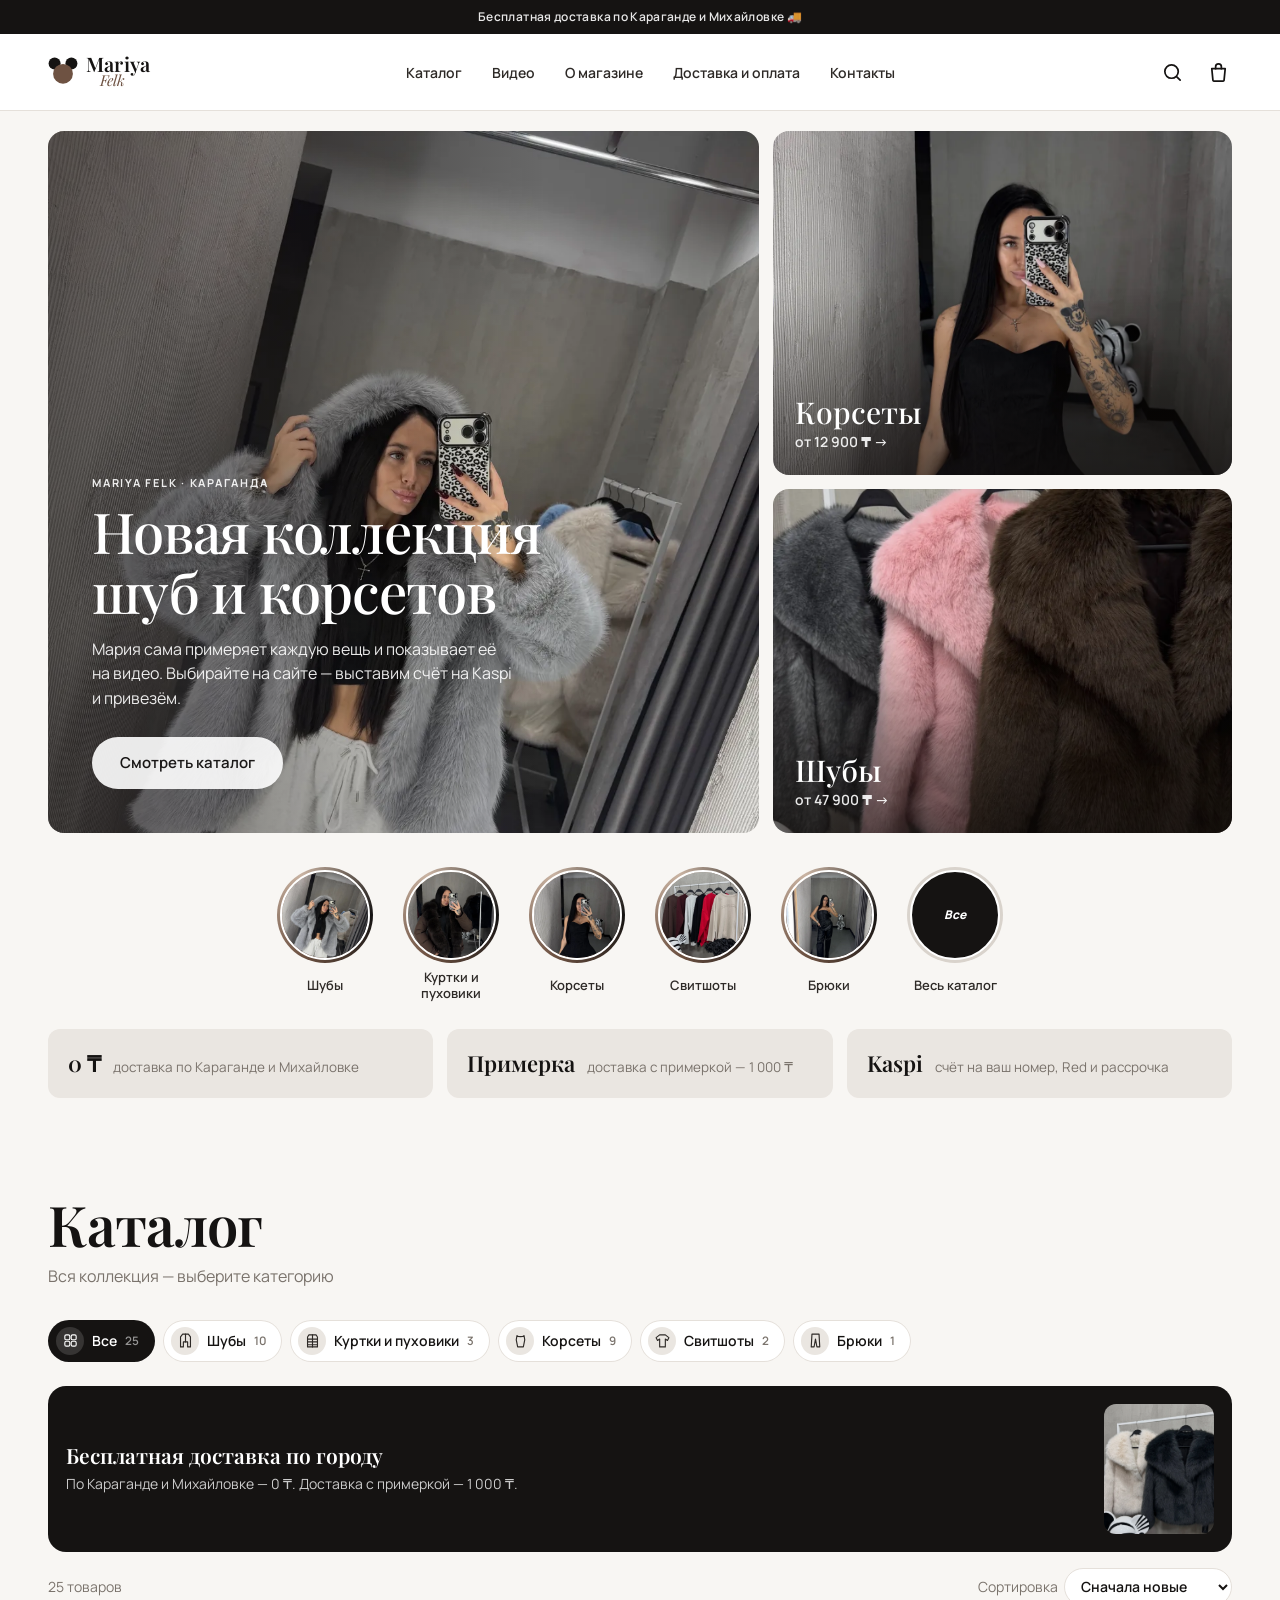
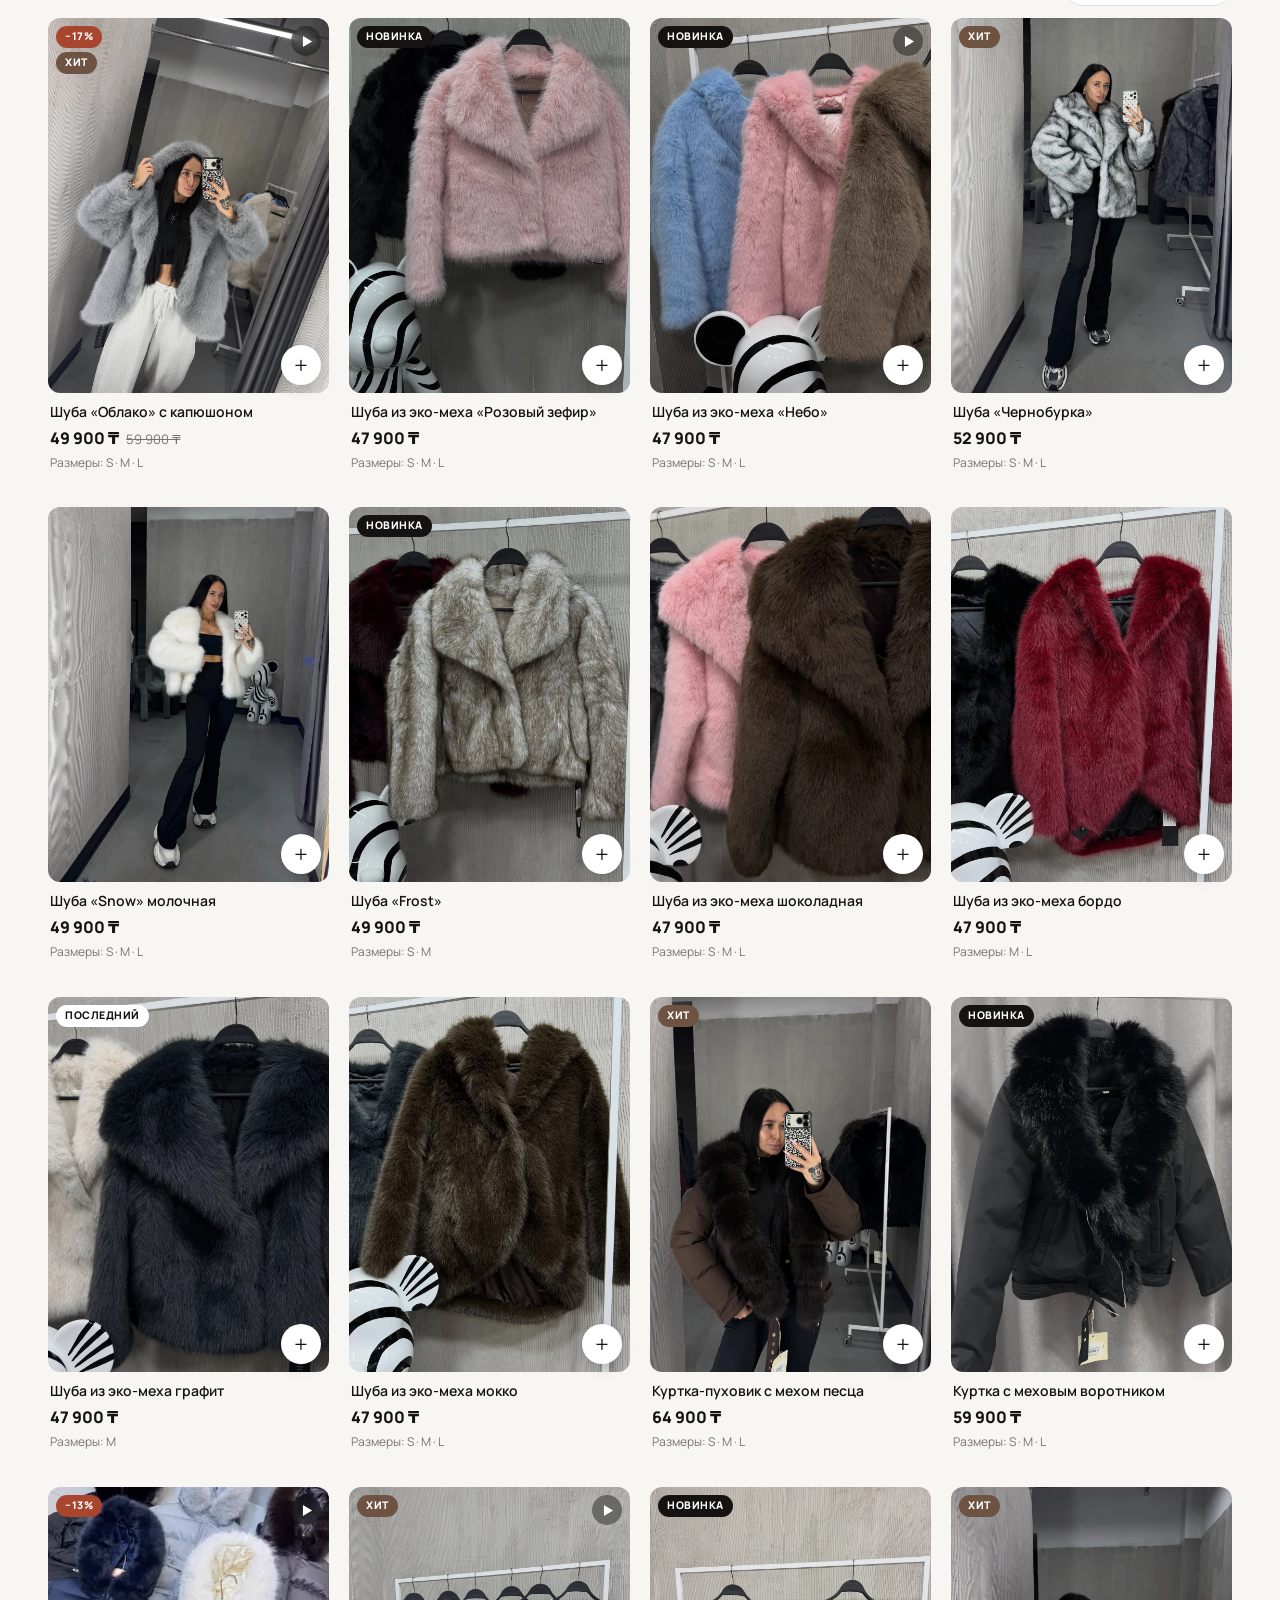
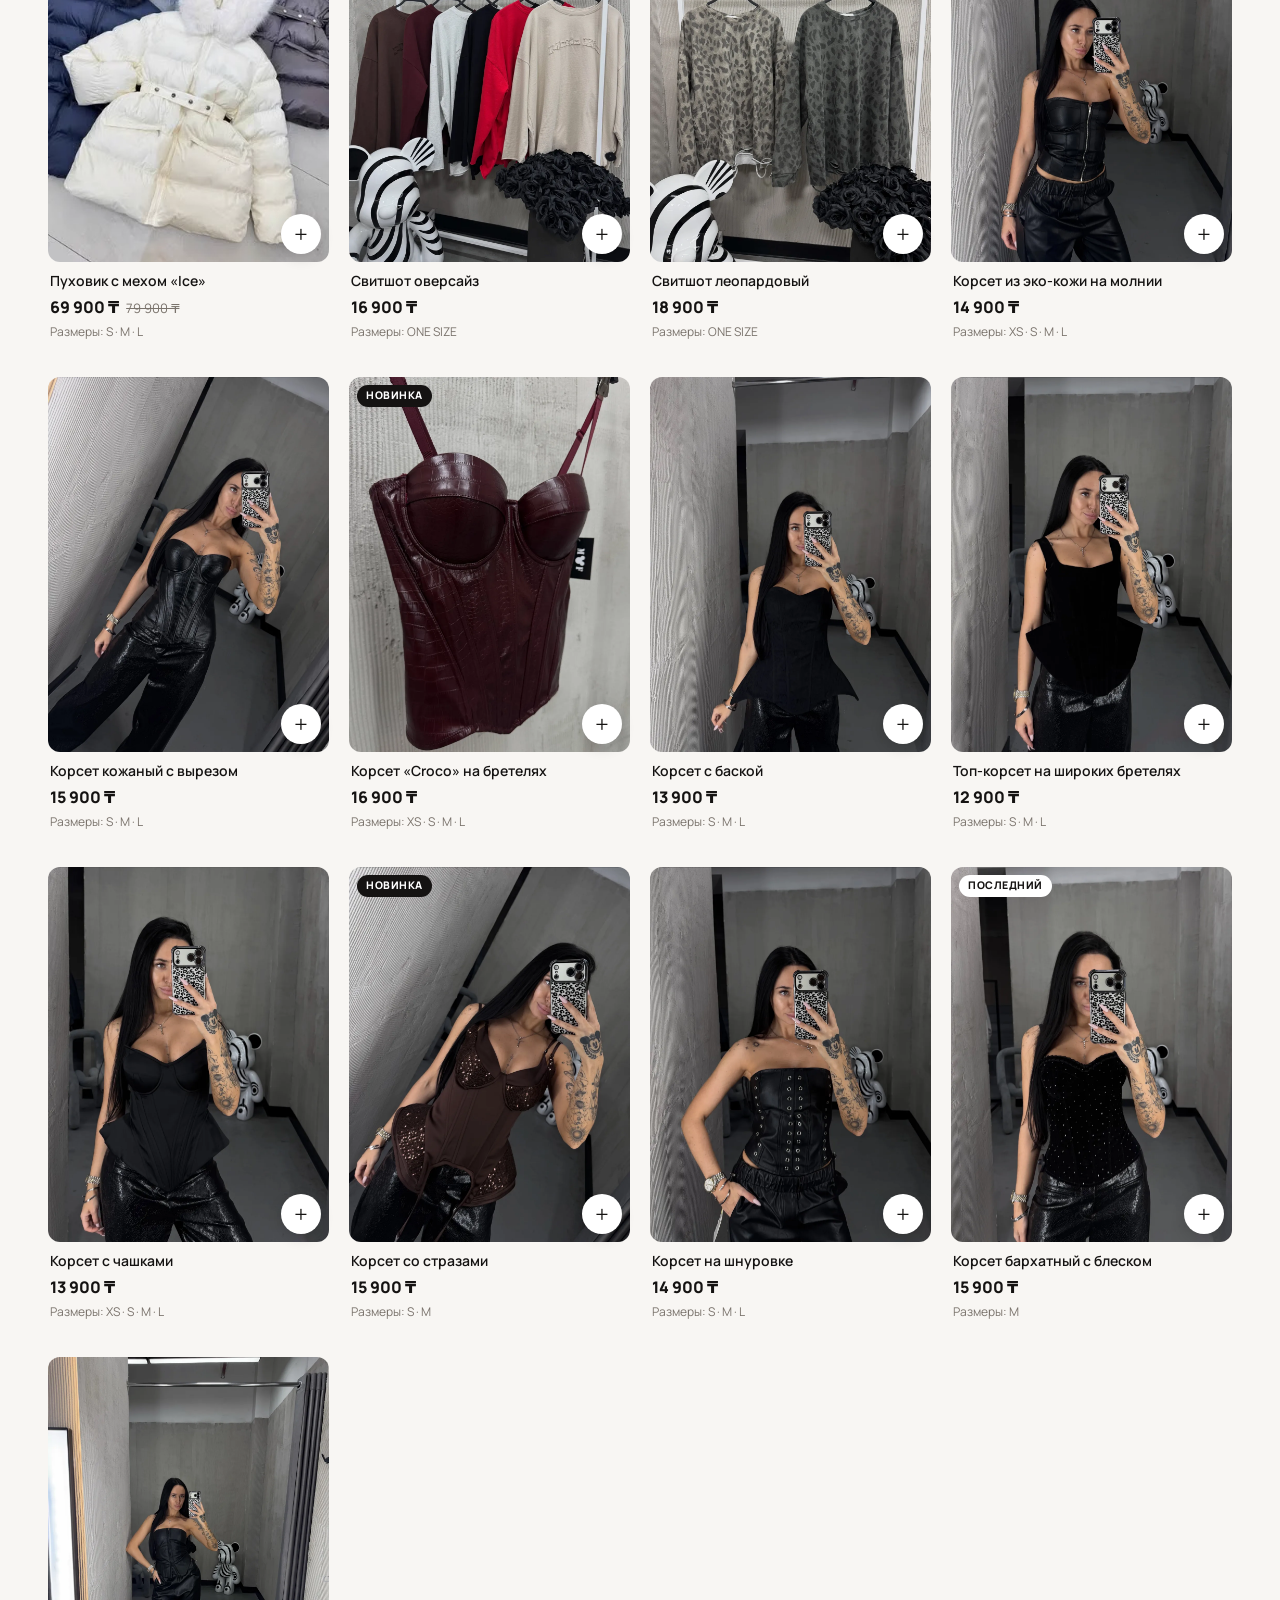
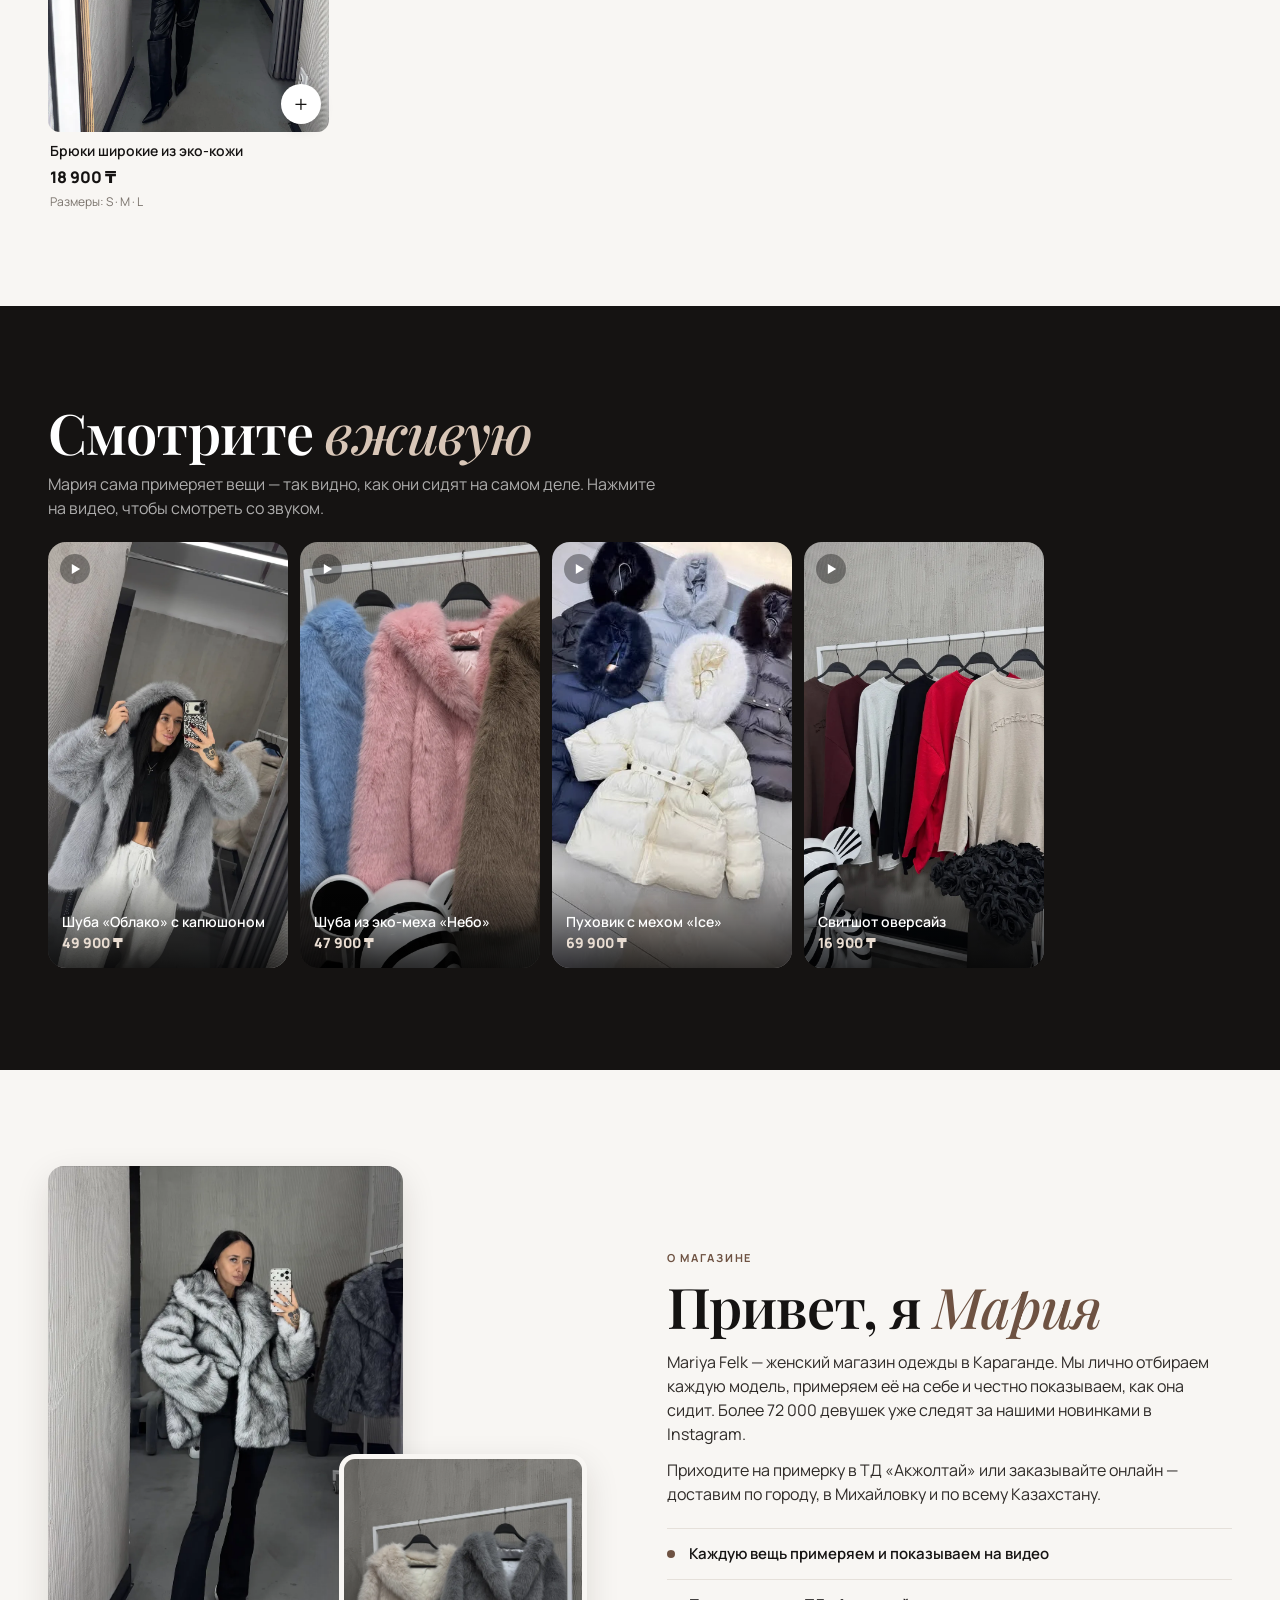
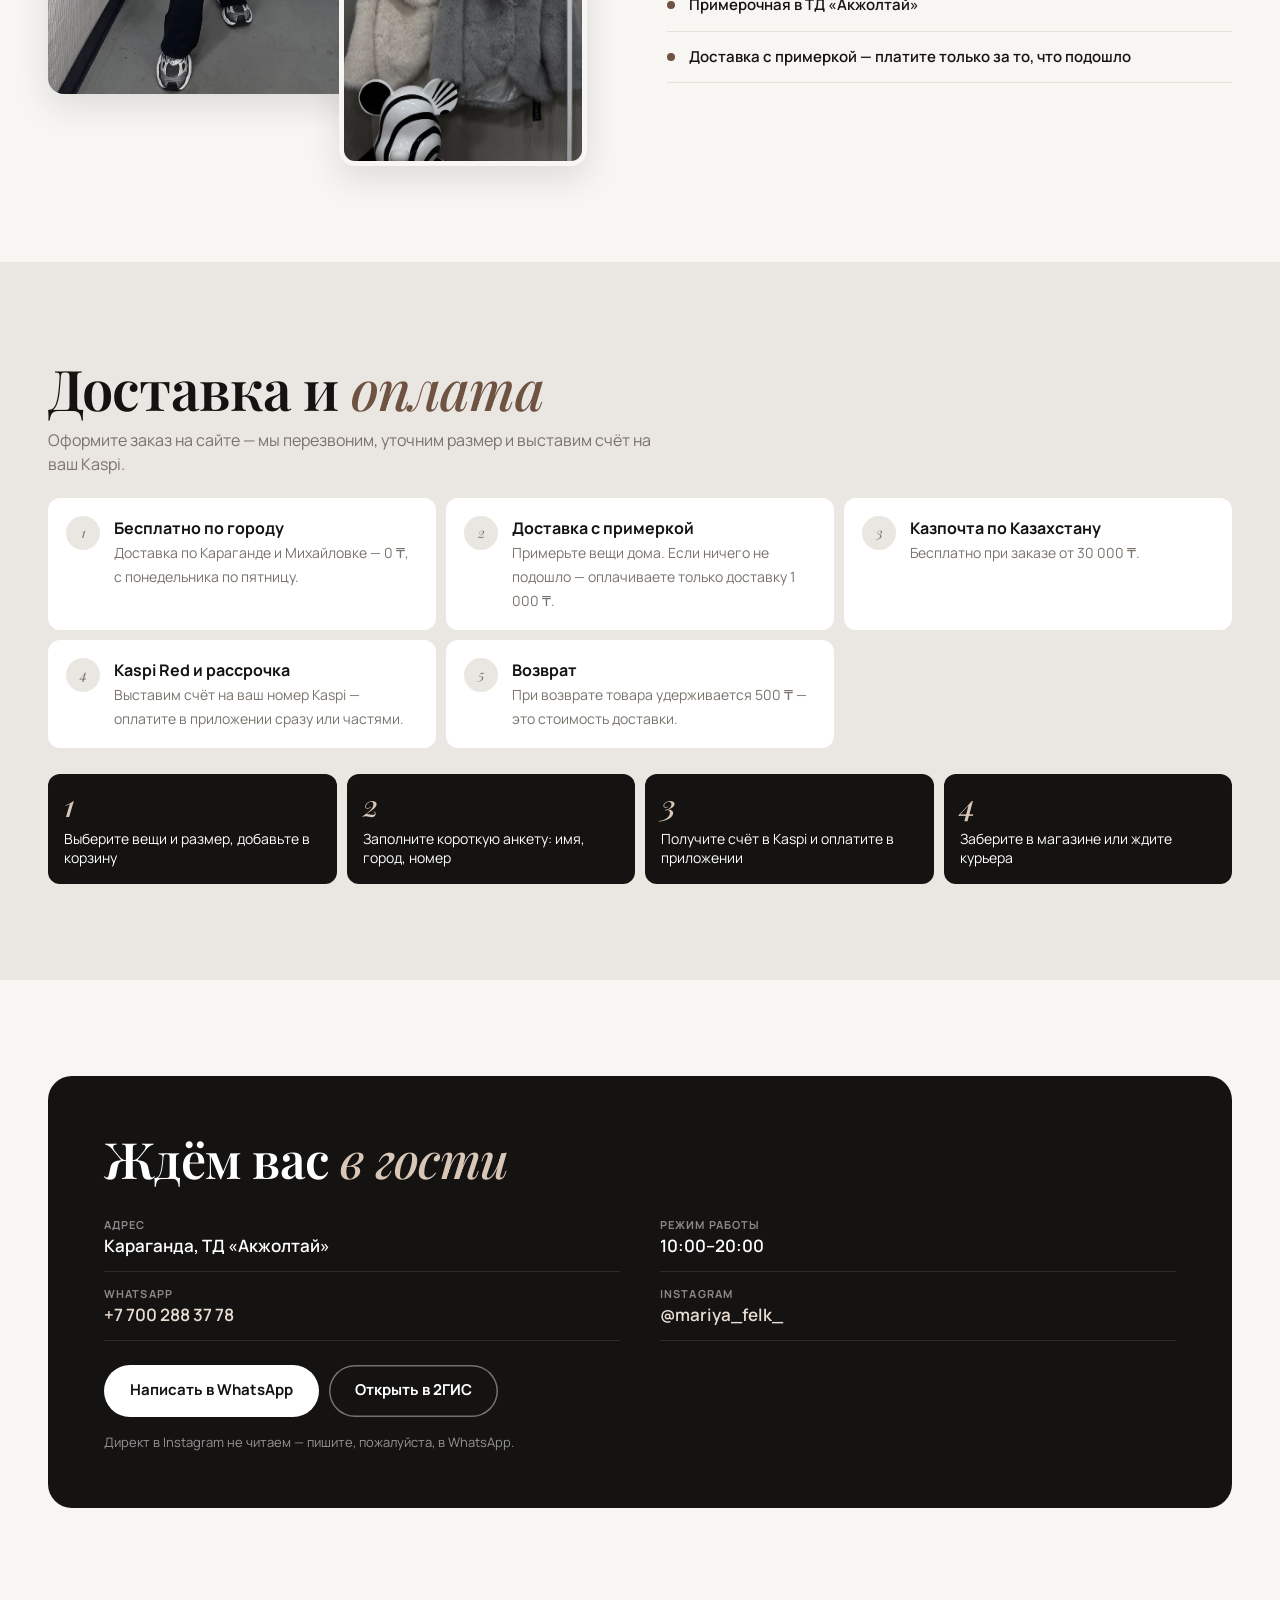
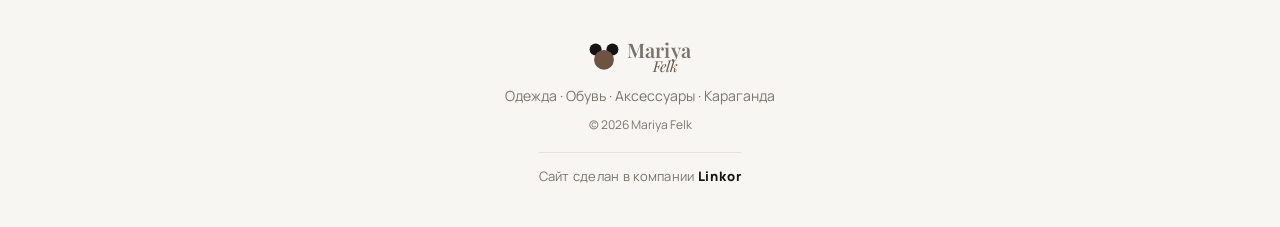
<file: index.html>
<!doctype html>
<html lang="ru">
<head>
<meta charset="utf-8">
<meta name="viewport" content="width=device-width, initial-scale=1, viewport-fit=cover">
<title>Mariya Felk — женская одежда в Караганде</title>
<meta name="description" content="Mariya Felk — женский магазин одежды в Караганде, ТД «Акжолтай». Шубы, куртки, корсеты, свитшоты. Доставка, Kaspi Red, рассрочка.">
<meta name="theme-color" content="#FFFFFF">
<meta property="og:title" content="Mariya Felk — женская одежда в Караганде">
<meta property="og:description" content="Шубы, корсеты, оверсайз. Бесплатная доставка по городу, Kaspi Red и рассрочка.">
<meta property="og:image" content="media/hq/hq-a1.webp">
<link rel="icon" href="data:image/svg+xml,%3Csvg xmlns='http://www.w3.org/2000/svg' viewBox='0 0 100 90'%3E%3Ccircle cx='22' cy='22' r='20' fill='%23111'/%3E%3Ccircle cx='78' cy='22' r='20' fill='%23111'/%3E%3Ccircle cx='50' cy='56' r='33' fill='%236E5242'/%3E%3C/svg%3E">
<link rel="preconnect" href="https://fonts.googleapis.com">
<link rel="preconnect" href="https://fonts.gstatic.com" crossorigin>
<link href="https://fonts.googleapis.com/css2?family=Manrope:wght@400;500;600;700;800&family=Playfair+Display:ital,wght@0,500;0,600;1,500&display=swap" rel="stylesheet">
<link rel="stylesheet" href="styles.css?v=3">
</head>
<body>

<div class="notice" id="notice">Бесплатная доставка по Караганде и Михайловке</div>

<header class="hdr" id="hdr">
  <div class="wrap hdr-in">
    <button class="ibtn menu-btn" id="menuBtn" aria-label="Меню"><svg viewBox="0 0 24 24" fill="none" stroke="currentColor" stroke-width="1.8" stroke-linecap="round"><path d="M4 7h16M4 12h16M4 17h10"/></svg></button>
    <a href="#top" class="hdr-logo" id="hdrLogo" aria-label="Mariya Felk — на главную"></a>
    <nav class="hdr-nav">
      <a href="#catalog">Каталог</a>
      <a href="#videos">Видео</a>
      <a href="#about">О магазине</a>
      <a href="#delivery">Доставка и оплата</a>
      <a href="#contacts">Контакты</a>
    </nav>
    <div class="hdr-act">
      <button class="ibtn" id="searchBtn" aria-label="Поиск"><svg viewBox="0 0 24 24" fill="none" stroke="currentColor" stroke-width="1.8" stroke-linecap="round"><circle cx="11" cy="11" r="7"/><path d="m20 20-3.5-3.5"/></svg></button>
      <button class="ibtn cart-btn" id="cartBtn" aria-label="Корзина">
        <svg viewBox="0 0 24 24" fill="none" stroke="currentColor" stroke-width="1.8" stroke-linejoin="round"><path d="M5 8h14l-1.2 12.2a1 1 0 0 1-1 .8H7.2a1 1 0 0 1-1-.8z"/><path d="M9 8V6a3 3 0 0 1 6 0v2" stroke-linecap="round"/></svg>
        <span class="cart-count" id="cartCount" hidden>0</span>
      </button>
    </div>
  </div>
  <div class="search" id="search" hidden>
    <div class="wrap"><input id="q" type="search" placeholder="Найти: шуба, корсет, свитшот…" autocomplete="off"><button class="search-x" id="searchX" aria-label="Закрыть поиск">✕</button></div>
  </div>
</header>

<!-- Меню на телефоне -->
<div class="menu" id="menu" hidden>
  <div class="modal-bg" data-menu-close></div>
  <nav class="menu-box" aria-label="Меню">
    <div class="menu-h"><span id="menuLogo"></span><button class="modal-x static" data-menu-close aria-label="Закрыть">✕</button></div>
    <div class="menu-cats" id="menuCats"></div>
    <div class="menu-links">
      <a href="#videos" data-menu-close>Видео с примерки</a>
      <a href="#about" data-menu-close>О магазине</a>
      <a href="#delivery" data-menu-close>Доставка и оплата</a>
      <a href="#contacts" data-menu-close>Контакты</a>
    </div>
    <a class="btn btn-dark menu-wa" id="menuWa" target="_blank" rel="noopener">Написать в WhatsApp</a>
    <p class="menu-note" id="menuNote"></p>
  </nav>
</div>

<main id="top">
  <!-- Главный экран: три фото-плитки -->
  <section class="hero">
    <div class="wrap">
      <div class="bento">
        <a class="tile tile-main" href="#catalog" data-cat-go="fur">
          <img src="media/hq/hq-a1.webp" alt="Мария в шубе «Облако»" fetchpriority="high">
          <div class="tile-txt">
            <p class="kicker">Mariya Felk · Караганда</p>
            <h1 id="heroTitle">Новая коллекция<br>шуб и корсетов</h1>
            <p class="hero-lead" id="heroText"></p>
            <span class="btn btn-main">Смотреть каталог</span>
          </div>
        </a>
        <a class="tile" href="#catalog" data-cat-go="corset">
          <img src="media/hq/hq-e04.webp" alt="Корсеты" loading="lazy">
          <div class="tile-txt"><b>Корсеты</b><span id="tileCorset">Смотреть →</span></div>
        </a>
        <a class="tile" href="#catalog" data-cat-go="fur">
          <img src="media/hq/hq-c2.webp" alt="Шубы из эко-меха" loading="lazy">
          <div class="tile-txt"><b>Шубы</b><span id="tileFur">Смотреть →</span></div>
        </a>
      </div>
    </div>
  </section>

  <!-- Категории кружками -->
  <section class="bubbles-sec">
    <div class="wrap"><div class="bubbles" id="bubbles"></div></div>
  </section>

  <!-- Преимущества -->
  <section class="usp">
    <div class="wrap usp-in">
      <div><b>0 ₸</b><span>доставка по Караганде и Михайловке</span></div>
      <div><b>Примерка</b><span>доставка с примеркой — 1 000 ₸</span></div>
      <div><b>Kaspi</b><span>счёт на ваш номер, Red и рассрочка</span></div>
    </div>
  </section>

  <!-- Каталог -->
  <section class="sec" id="catalog">
    <div class="wrap">
      <div class="sec-head">
        <h2>Каталог</h2>
        <p class="sec-sub" id="catSub">Выберите категорию</p>
      </div>
    </div>
    <div class="cats-bar" id="catsBar"><div class="wrap"><div class="cats" id="cats"></div></div></div>
    <div class="wrap">
      <div class="promos" id="promos"></div>
      <div class="sortbar">
        <span id="count"></span>
        <label class="sort"><span>Сортировка</span>
          <select id="sort"><option value="">Сначала новые</option><option value="cheap">Сначала дешевле</option><option value="exp">Сначала дороже</option></select>
        </label>
      </div>
      <div class="grid" id="grid"><div class="loading">Загружаем каталог…</div></div>
    </div>
  </section>

  <!-- Видео -->
  <section class="sec sec-dark" id="videos">
    <div class="wrap">
      <div class="sec-head light">
        <h2>Смотрите <em>вживую</em></h2>
        <p class="sec-sub">Мария сама примеряет вещи — так видно, как они сидят на самом деле. Нажмите на видео, чтобы смотреть со звуком.</p>
      </div>
    </div>
    <div class="reels" id="reels"></div>
  </section>

  <!-- О магазине -->
  <section class="sec" id="about">
    <div class="wrap about">
      <div class="about-art">
        <div class="ph ph-1"><img src="media/hq/hq-c1.webp" alt="Мария в шубе «Чернобурка»" loading="lazy"></div>
        <div class="ph ph-2"><img src="media/hq/hq-a5.webp" alt="Шубы в магазине Mariya Felk" loading="lazy"></div>
      </div>
      <div class="about-txt">
        <p class="kicker">О магазине</p>
        <h2>Привет, я <em>Мария</em></h2>
        <div class="about-p" id="aboutText"></div>
        <ul class="perks">
          <li><span class="perk-ico"></span>Каждую вещь примеряем и показываем на видео</li>
          <li><span class="perk-ico"></span>Примерочная в ТД «Акжолтай»</li>
          <li><span class="perk-ico"></span>Доставка с примеркой — платите только за то, что подошло</li>
        </ul>
      </div>
    </div>
  </section>

  <!-- Доставка -->
  <section class="sec sec-stone" id="delivery">
    <div class="wrap">
      <div class="sec-head">
        <h2>Доставка и <em>оплата</em></h2>
        <p class="sec-sub">Оформите заказ на сайте — мы перезвоним, уточним размер и выставим счёт на ваш Kaspi.</p>
      </div>
      <div class="dl" id="deliveryList"></div>
      <ol class="steps">
        <li><b>1</b><span>Выберите вещи и размер, добавьте в корзину</span></li>
        <li><b>2</b><span>Заполните короткую анкету: имя, город, номер</span></li>
        <li><b>3</b><span>Получите счёт в Kaspi и оплатите в приложении</span></li>
        <li><b>4</b><span>Заберите в магазине или ждите курьера</span></li>
      </ol>
    </div>
  </section>

  <!-- Контакты -->
  <section class="sec" id="contacts">
    <div class="wrap">
      <div class="contact-card">
        <h2>Ждём вас <em>в гости</em></h2>
        <ul class="clist">
          <li><span>Адрес</span><b id="cAddr"></b></li>
          <li><span>Режим работы</span><b id="cHours"></b></li>
          <li><span>WhatsApp</span><a id="cWa" target="_blank" rel="noopener"></a></li>
          <li><span>Instagram</span><a id="cIg" target="_blank" rel="noopener"></a></li>
        </ul>
        <div class="hero-btns">
          <a class="btn btn-pink" id="cWaBtn" target="_blank" rel="noopener">Написать в WhatsApp</a>
          <a class="btn btn-ghost" id="cMap" target="_blank" rel="noopener">Открыть в 2ГИС</a>
        </div>
        <p class="note">Директ в Instagram не читаем — пишите, пожалуйста, в WhatsApp.</p>
      </div>
    </div>
  </section>
</main>

<footer class="ftr">
  <div class="wrap ftr-in">
    <div id="ftrLogo"></div>
    <p>Одежда · Обувь · Аксессуары · Караганда</p>
    <p class="ftr-small">© <span id="year"></span> Mariya Felk</p>
    <p class="ftr-made">Сайт сделан в компании <b>Linkor</b></p>
  </div>
</footer>

<!-- Плавающая корзина на телефоне -->
<button class="cartbar" id="cartBar" hidden>
  <span class="cartbar-n" id="cartBarN"></span>
  <span class="cartbar-t">Корзина</span>
  <b id="cartBarSum"></b>
</button>

<!-- Карточка товара -->
<div class="modal" id="pm" hidden>
  <div class="modal-bg" data-close></div>
  <div class="modal-box pm" role="dialog" aria-modal="true" aria-labelledby="pmName">
    <button class="modal-x" data-close aria-label="Закрыть">✕</button>
    <div class="pm-media">
      <div class="gal" id="pmGal"></div>
      <div class="gal-dots" id="pmDots"></div>
      <button class="gal-nav prev" id="pmPrev" aria-label="Назад">‹</button>
      <button class="gal-nav next" id="pmNext" aria-label="Вперёд">›</button>
    </div>
    <div class="pm-info">
      <div class="pm-tags" id="pmTags"></div>
      <h3 id="pmName"></h3>
      <p class="pm-color" id="pmColor"></p>
      <div class="pm-price" id="pmPrice"></div>
      <div class="pm-sizes-h"><b>Размер</b><span id="pmSizeHint"></span></div>
      <div class="sizes" id="pmSizes"></div>
      <div class="pm-buy">
        <div class="qty"><button id="pmMinus" aria-label="Меньше">−</button><span id="pmQty">1</span><button id="pmPlus" aria-label="Больше">+</button></div>
        <button class="btn btn-dark btn-wide" id="pmAdd">В корзину</button>
      </div>
      <button class="pm-video" id="pmVideo" hidden><svg viewBox="0 0 10 12"><path d="M0 0l10 6-10 6z"/></svg>Смотреть видео со звуком</button>
      <a class="pm-ask" id="pmAsk" target="_blank" rel="noopener">Задать вопрос в WhatsApp</a>
      <div class="pm-desc" id="pmDesc"></div>
      <div class="pm-mini">
        <div><b>0 ₸</b><span>доставка по Караганде и Михайловке</span></div>
        <div><b>Kaspi</b><span>счёт на ваш номер, Red, рассрочка</span></div>
      </div>
    </div>
  </div>
</div>

<!-- Видео на весь экран со звуком -->
<div class="player" id="player" hidden>
  <video id="plVideo" playsinline preload="auto"></video>
  <div class="pl-bars" id="plBars"></div>
  <button class="pl-x" id="plClose" aria-label="Закрыть">✕</button>
  <button class="pl-snd" id="plSound" aria-label="Звук"></button>
  <button class="pl-nav prev" id="plPrev" aria-label="Предыдущее видео"></button>
  <button class="pl-nav next" id="plNext" aria-label="Следующее видео"></button>
  <div class="pl-cap">
    <div><b id="plName"></b><span id="plPrice"></span></div>
    <button class="btn btn-main" id="plOpen">К товару</button>
  </div>
</div>

<!-- Корзина и оформление -->
<div class="drawer" id="cart" hidden>
  <div class="modal-bg" data-close></div>
  <aside class="drawer-box" role="dialog" aria-modal="true" aria-labelledby="cartTitle">
    <div class="drawer-h">
      <button class="back" id="cartBack" hidden aria-label="Назад">‹</button>
      <h3 id="cartTitle">Корзина</h3>
      <button class="modal-x static" data-close aria-label="Закрыть">✕</button>
    </div>
    <div class="drawer-body" id="cartBody"></div>
    <div class="drawer-foot" id="cartFoot"></div>
  </aside>
</div>

<div class="toast" id="toast"></div>

<script src="common.js?v=3"></script>
<script src="app.js?v=3"></script>
</body>
</html>
</file>
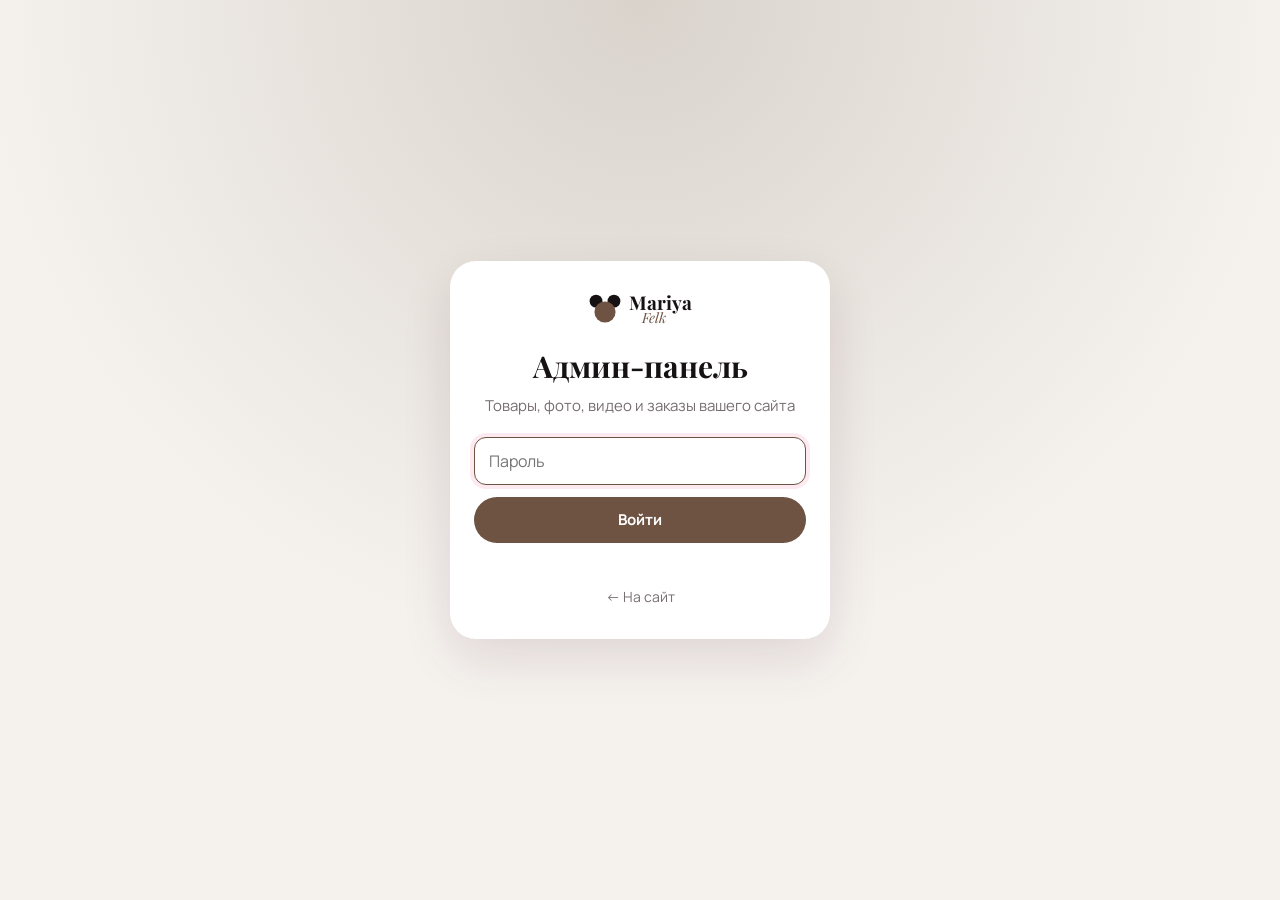
<file: admin.html>
<!doctype html>
<html lang="ru">
<head>
<meta charset="utf-8">
<meta name="viewport" content="width=device-width, initial-scale=1, viewport-fit=cover">
<title>Админка — Mariya Felk</title>
<meta name="robots" content="noindex">
<meta name="theme-color" content="#161214">
<link rel="icon" href="data:image/svg+xml,%3Csvg xmlns='http://www.w3.org/2000/svg' viewBox='0 0 100 90'%3E%3Ccircle cx='22' cy='22' r='20' fill='%23111'/%3E%3Ccircle cx='78' cy='22' r='20' fill='%23111'/%3E%3Ccircle cx='50' cy='56' r='33' fill='%236E5242'/%3E%3C/svg%3E">
<link rel="preconnect" href="https://fonts.googleapis.com">
<link rel="preconnect" href="https://fonts.gstatic.com" crossorigin>
<link href="https://fonts.googleapis.com/css2?family=Manrope:wght@400;500;600;700;800&family=Playfair+Display:ital,wght@0,700;1,600&display=swap" rel="stylesheet">
<link rel="stylesheet" href="admin.css?v=2">
</head>
<body>

<!-- Вход -->
<div class="login" id="login" hidden>
  <form class="login-box" id="loginForm">
    <div id="loginLogo"></div>
    <h1>Админ-панель</h1>
    <p>Товары, фото, видео и заказы вашего сайта</p>
    <input class="inp" id="pwd" type="password" placeholder="Пароль" autocomplete="current-password" required>
    <button class="btn btn-pink" type="submit">Войти</button>
    <div class="err" id="loginErr"></div>
    <a href="./" class="link">← На сайт</a>
  </form>
</div>

<!-- Панель -->
<div class="app" id="app" hidden>
  <header class="top">
    <div id="topLogo"></div>
    <nav class="tabs" id="tabs">
      <button data-tab="orders" class="on">Заказы <span class="pill" id="newCount" hidden></span></button>
      <button data-tab="items">Товары</button>
      <button data-tab="cats">Категории</button>
      <button data-tab="promos">Баннеры</button>
      <button data-tab="settings">Магазин</button>
    </nav>
    <div class="top-act">
      <a href="./" target="_blank" class="ghost-btn">Сайт ↗</a>
      <button class="ghost-btn" id="logout">Выйти</button>
    </div>
  </header>

  <main class="main">
    <!-- Заказы -->
    <section class="pane" data-pane="orders">
      <div class="pane-h">
        <div><h2>Заказы</h2><p class="sub" id="ordersSub"></p></div>
        <button class="btn btn-light" id="ordersReload">Обновить</button>
      </div>
      <div class="chips" id="orderFilter"></div>
      <div class="orders" id="orders"></div>
    </section>

    <!-- Товары -->
    <section class="pane" data-pane="items" hidden>
      <div class="pane-h">
        <div><h2>Товары</h2><p class="sub" id="itemsSub"></p></div>
        <button class="btn btn-pink" id="addItem">+ Добавить товар</button>
      </div>
      <input class="inp search" id="itemQ" type="search" placeholder="Поиск по названию">
      <div class="chips" id="itemCats"></div>
      <div class="items" id="itemRows"></div>
    </section>

    <!-- Категории -->
    <section class="pane" data-pane="cats" hidden>
      <div class="pane-h">
        <div><h2>Категории</h2><p class="sub">Разделы каталога на сайте. Пустые категории покупатели не видят.</p></div>
        <button class="btn btn-pink" id="addCat">+ Категория</button>
      </div>
      <div class="list" id="catRows"></div>
    </section>

    <!-- Баннеры и акции -->
    <section class="pane" data-pane="promos" hidden>
      <div class="pane-h">
        <div><h2>Баннеры и акции</h2><p class="sub">Показываются над каталогом. Можно дать скидку в % на всё, категорию или выбранные товары.</p></div>
        <button class="btn btn-pink" id="addPromo">+ Баннер</button>
      </div>
      <div class="list" id="promoRows"></div>
    </section>

    <!-- Настройки -->
    <section class="pane" data-pane="settings" hidden>
      <div class="pane-h"><div><h2>Магазин</h2><p class="sub">Контакты и тексты на сайте</p></div></div>
      <form class="card form" id="setForm"></form>
    </section>
  </main>
</div>

<!-- Окно редактирования -->
<div class="sheet" id="sheet" hidden>
  <div class="sheet-bg" data-sheet-close></div>
  <div class="sheet-box">
    <div class="sheet-h">
      <button class="ghost-btn" data-sheet-close>Отмена</button>
      <b id="sheetTitle"></b>
      <button class="btn btn-pink sm" id="sheetSave">Сохранить</button>
    </div>
    <div class="sheet-body">
      <form class="form" id="sheetForm" onsubmit="return false"></form>
    </div>
  </div>
</div>

<div class="busy" id="busy" hidden><div class="busy-box"><div class="spin"></div><span id="busyText">Сохраняем…</span><div class="bar" hidden><i id="busyBar"></i></div></div></div>
<div class="toast" id="toast"></div>

<script src="common.js?v=1"></script>
<script src="admin.js?v=1"></script>
</body>
</html>
</file>
<file: styles.css>
/* Mariya Felk — витрина. Палитра: бетон, графит, белый, какао — как в их примерочной */
:root {
  --ink: #151312;
  --ink-2: #2E2A27;
  --muted: #7A736C;
  --line: #E5E0DA;
  --bg: #F8F6F3;
  --white: #fff;
  --stone: #EAE6E1;     /* светлый бетон */
  --stone-2: #D9D3CC;
  --acc: #6E5242;       /* какао */
  --acc-d: #533C30;
  --acc-2: #EFE8E1;     /* песок */
  --sale: #A9442F;
  --ok: #2F7D57;
  --r: 18px;
  --r-s: 12px;
  --shadow: 0 12px 34px rgba(30, 22, 16, .12);
  --serif: 'Playfair Display', Georgia, serif;
  --sans: 'Manrope', system-ui, -apple-system, 'Segoe UI', Roboto, sans-serif;
  --hdr: 64px;
}
* { box-sizing: border-box; -webkit-tap-highlight-color: transparent; }
html { scroll-behavior: smooth; scroll-padding-top: 120px; }
body { margin: 0; font-family: var(--sans); color: var(--ink); background: var(--bg); font-size: 16px; line-height: 1.5; -webkit-font-smoothing: antialiased; overflow-x: hidden; }
body.lock { overflow: hidden; }
img, video { display: block; max-width: 100%; }
[hidden] { display: none !important; }
a { color: inherit; text-decoration: none; }
button { font: inherit; color: inherit; cursor: pointer; border: 0; background: none; padding: 0; }
input, select, textarea { font: inherit; color: inherit; }
h1, h2, h3 { font-family: var(--serif); font-weight: 600; line-height: 1.06; margin: 0; letter-spacing: -.015em; }
h1 em, h2 em { font-style: italic; font-weight: 500; color: var(--acc); }
.wrap { width: 100%; max-width: 1240px; margin: 0 auto; padding: 0 16px; }

/* ---------- кнопки ---------- */
.btn { display: inline-flex; align-items: center; justify-content: center; gap: 8px; height: 52px; padding: 0 26px; border-radius: 999px; font-weight: 700; font-size: 15px; transition: transform .15s, background .2s, color .2s, box-shadow .2s; white-space: nowrap; }
.btn:active { transform: scale(.97); }
.btn-dark { background: var(--ink); color: #fff; }
.btn-dark:hover { background: #000; }
.btn-pink, .btn-acc { background: var(--acc); color: #fff; }
.btn-pink:hover, .btn-acc:hover { background: var(--acc-d); }
.btn-ghost { background: transparent; color: var(--ink); box-shadow: inset 0 0 0 1.5px var(--ink); }
.btn-ghost:hover { background: var(--ink); color: #fff; }
.btn-main { background: #fff; color: var(--ink); }
.btn-main:hover { background: var(--acc-2); }
.btn-line { background: rgba(255,255,255,.08); color: #fff; box-shadow: inset 0 0 0 1.5px rgba(255,255,255,.75); backdrop-filter: blur(6px); -webkit-backdrop-filter: blur(6px); }
.btn-line:hover { background: rgba(255,255,255,.2); }
.btn-wide { flex: 1; }
.btn[disabled] { opacity: .45; pointer-events: none; }
.wa-ico { width: 20px; height: 20px; }

/* ---------- верх ---------- */
.notice { background: var(--ink); color: rgba(255,255,255,.9); text-align: center; font-size: 12px; font-weight: 600; padding: 8px 16px; letter-spacing: .03em; }
.hdr { position: sticky; top: 0; z-index: 40; color: var(--ink); background: rgba(255,255,255,.94); backdrop-filter: saturate(1.3) blur(14px); -webkit-backdrop-filter: saturate(1.3) blur(14px); border-bottom: 1px solid var(--line); }
.hdr-in { height: var(--hdr); display: grid; grid-template-columns: 1fr auto 1fr; align-items: center; gap: 8px; }
.hdr-logo { justify-self: center; }
.menu-btn { justify-self: start; margin-left: -8px; }
.hdr-nav { display: none; gap: 30px; font-weight: 600; font-size: 14px; }
.hdr-nav a { position: relative; color: var(--ink-2); }
.hdr-nav a:hover { color: var(--ink); }
.hdr-nav a::after { content: ''; position: absolute; left: 0; right: 0; bottom: -6px; height: 1.5px; background: var(--ink); transform: scaleX(0); transition: transform .2s; }
.hdr-nav a:hover::after { transform: scaleX(1); }
.hdr-act { display: flex; gap: 2px; justify-self: end; margin-right: -8px; }
.ibtn { width: 44px; height: 44px; border-radius: 50%; display: grid; place-items: center; position: relative; transition: background .2s; }
.ibtn:hover { background: var(--stone); }
.ibtn svg { width: 23px; height: 23px; }
.cart-count { position: absolute; top: 4px; right: 2px; min-width: 19px; height: 19px; padding: 0 5px; border-radius: 10px; background: var(--ink); color: #fff; font-size: 11px; font-weight: 800; display: grid; place-items: center; border: 2px solid #fff; }
.cart-count.bump { animation: bump .4s; }
@keyframes bump { 40% { transform: scale(1.35); } }
.search { padding: 10px 0; border-top: 1px solid var(--line); }
.search .wrap { display: flex; gap: 8px; }
.search input { flex: 1; height: 46px; border-radius: 999px; border: 1px solid var(--stone-2); background: #fff; padding: 0 18px; outline: none; font-size: 16px; }
.search input:focus { border-color: var(--ink); }
.search-x { width: 46px; height: 46px; border-radius: 50%; background: var(--stone); font-size: 15px; }

/* логотип */
.logo { display: inline-flex; align-items: center; gap: 8px; }
.logo-ears { width: 30px; height: 27px; }
.logo-ears circle { fill: var(--ink); }
.logo-ears circle:last-child { fill: var(--acc); }
.logo-txt { display: flex; flex-direction: column; line-height: .95; }
.logo-txt b { font-family: var(--serif); font-size: 20px; font-weight: 600; letter-spacing: .01em; }
.logo-txt i { font-family: var(--serif); font-style: italic; font-size: 15px; color: var(--acc); margin-left: 14px; }
.logo-light .logo-ears circle { fill: #fff; }
.logo-light .logo-ears circle:last-child { fill: var(--stone-2); }
.logo-light .logo-txt b { color: #fff; }

/* меню на телефоне */
.menu { position: fixed; inset: 0; z-index: 70; }
.menu-box { position: absolute; left: 0; top: 0; bottom: 0; width: min(86vw, 360px); background: #fff; display: flex; flex-direction: column; padding: 14px 18px calc(18px + env(safe-area-inset-bottom)); overflow-y: auto; animation: menuIn .28s cubic-bezier(.2,.8,.2,1); }
@keyframes menuIn { from { transform: translateX(-100%); } }
.menu-h { display: flex; justify-content: space-between; align-items: center; margin-bottom: 18px; }
.menu-cats { display: grid; gap: 4px; padding-bottom: 14px; border-bottom: 1px solid var(--line); }
.menu-cats button { display: flex; align-items: center; gap: 12px; padding: 6px 0; font-size: 17px; font-weight: 600; text-align: left; }
.menu-cats img { width: 46px; height: 46px; border-radius: 50%; object-fit: cover; background: var(--stone); }
.menu-cats small { margin-left: auto; color: var(--muted); font-weight: 600; font-size: 13px; }
.menu-links { display: grid; padding: 10px 0; }
.menu-links a { padding: 11px 0; font-size: 15px; font-weight: 600; color: var(--ink-2); }
.menu-wa { margin-top: auto; }
.menu-note { color: var(--muted); font-size: 13px; text-align: center; margin: 12px 0 0; }

/* ---------- главный экран: фото-плитки ---------- */
.hero { padding: 12px 0 0; }
.bento { display: grid; grid-template-columns: 1fr 1fr; gap: 8px; }
.tile { position: relative; display: block; overflow: hidden; border-radius: 16px; background: var(--stone); isolation: isolate; }
.tile img { width: 100%; height: 100%; object-fit: cover; transition: transform .8s cubic-bezier(.2,.7,.2,1); }
.tile:hover img { transform: scale(1.035); }
.tile::after { content: ''; position: absolute; inset: 0; background: linear-gradient(180deg, rgba(0,0,0,0) 45%, rgba(15,11,9,.62) 100%); z-index: 1; pointer-events: none; }
.tile-txt { position: absolute; left: 0; right: 0; bottom: 0; z-index: 2; padding: 14px; color: #fff; }
.tile-txt b { display: block; font-family: var(--serif); font-weight: 500; font-size: 22px; line-height: 1.1; }
.tile-txt span { font-size: 13px; font-weight: 600; opacity: .9; }
.tile-main { grid-column: 1 / -1; aspect-ratio: 4 / 5; max-height: 72vh; width: 100%; }
.tile-main img { object-position: 50% 30%; }
.tile-main::after { background: linear-gradient(180deg, rgba(0,0,0,0) 40%, rgba(15,11,9,.75) 100%); }
.tile-main .tile-txt { padding: 20px 18px 20px; }
.tile:not(.tile-main) { aspect-ratio: 3 / 4; }
.kicker { font-size: 11px; font-weight: 700; letter-spacing: .16em; text-transform: uppercase; margin: 0 0 10px; opacity: .9; }
.hero h1 { font-size: clamp(32px, 9vw, 64px); font-weight: 500; letter-spacing: -.02em; }
.hero-lead { display: none; }
.tile-main .btn { margin-top: 16px; height: 46px; padding: 0 22px; font-size: 14px; pointer-events: none; }
.hero-btns { display: flex; flex-wrap: wrap; gap: 10px; }
.hero-btns .btn { flex: 1 1 auto; }

/* категории кружками (как «Актуальное» в Instagram) */
.bubbles-sec { padding: 22px 0 6px; }
.bubbles { display: flex; gap: 14px; overflow-x: auto; scrollbar-width: none; margin: 0 -16px; padding: 0 16px 4px; }
.bubbles::-webkit-scrollbar { display: none; }
.bubble { flex: none; width: 76px; display: grid; justify-items: center; gap: 7px; font-size: 12px; font-weight: 600; text-align: center; line-height: 1.2; color: var(--ink-2); }
.bubble i { width: 72px; height: 72px; border-radius: 50%; padding: 3px; background: conic-gradient(from 210deg, var(--acc), #C9B3A2, var(--ink), var(--acc)); display: block; }
.bubble img { width: 100%; height: 100%; border-radius: 50%; object-fit: cover; border: 2.5px solid #fff; background: var(--stone); }
.bubble.all i { background: var(--stone-2); }
.bubble .all-ico { width: 100%; height: 100%; border-radius: 50%; border: 2.5px solid #fff; background: var(--ink); color: #fff; display: grid; place-items: center; font-size: 12px; font-weight: 800; }

/* преимущества */
.usp { padding: 14px 0 0; }
.usp-in { display: grid; grid-template-columns: repeat(3, 1fr); gap: 8px; }
.usp-in div { background: var(--stone); border-radius: 12px; padding: 12px 10px; }
.usp-in b { display: block; font-family: var(--serif); font-weight: 600; font-size: 17px; }
.usp-in span { display: block; font-size: 11.5px; color: var(--muted); line-height: 1.3; margin-top: 2px; }

/* ---------- секции ---------- */
.sec { padding: 56px 0; }
.sec-head { margin-bottom: 22px; }
.sec-head h2 { font-size: clamp(34px, 8.5vw, 56px); }
.sec-sub { color: var(--muted); margin: 10px 0 0; max-width: 620px; }
.sec-head.light .sec-sub { color: rgba(255,255,255,.65); }
.sec-dark { background: var(--ink); color: #fff; }
.sec-dark h2 em { color: #D8C6B7; }
.sec-pink, .sec-stone { background: var(--stone); }

/* категории */
.cats-bar { position: sticky; top: var(--hdr); z-index: 30; background: rgba(248, 246, 243, .94); backdrop-filter: blur(10px); -webkit-backdrop-filter: blur(10px); padding: 10px 0; }
.cats { display: flex; gap: 8px; overflow-x: auto; scrollbar-width: none; margin: 0 -16px; padding: 0 16px; scroll-snap-type: x proximity; }
.cats::-webkit-scrollbar { display: none; }
.cat { flex: none; display: inline-flex; align-items: center; gap: 8px; height: 42px; padding: 0 16px 0 8px; border-radius: 999px; background: #fff; box-shadow: inset 0 0 0 1px var(--line); font-weight: 600; font-size: 14px; scroll-snap-align: start; transition: background .2s, color .2s, box-shadow .2s; }
.cat .ci { width: 28px; height: 28px; border-radius: 50%; background: var(--stone); display: grid; place-items: center; color: var(--ink-2); }
.cat .ico { width: 17px; height: 17px; }
.cat small { color: var(--muted); font-weight: 600; }
.cat.on { background: var(--ink); color: #fff; box-shadow: none; }
.cat.on .ci { background: rgba(255,255,255,.14); color: #fff; }
.cat.on small { color: rgba(255,255,255,.55); }

/* баннеры акций */
.promos { display: grid; gap: 12px; margin: 14px 0 6px; }
.promo { display: grid; grid-template-columns: 1fr 110px; align-items: center; gap: 14px; border-radius: var(--r); padding: 18px; background: var(--ink); color: #fff; position: relative; overflow: hidden; }
.promo b { font-family: var(--serif); font-weight: 600; font-size: 21px; line-height: 1.15; display: block; }
.promo p { margin: 6px 0 0; font-size: 14px; opacity: .78; }
.promo .pct { display: inline-block; background: var(--sale); color: #fff; font-weight: 800; border-radius: 999px; padding: 2px 10px; font-size: 13px; margin-bottom: 8px; }
.promo img { width: 110px; height: 130px; object-fit: cover; border-radius: 12px; }
.promo.noimg { grid-template-columns: 1fr; }
.promo.dark { background: var(--acc); }

.sortbar { display: flex; align-items: center; justify-content: space-between; gap: 10px; margin: 16px 0 12px; font-size: 14px; color: var(--muted); }
.sort { display: flex; align-items: center; gap: 6px; }
.sort span { display: none; }
.sort select { height: 38px; border-radius: 999px; border: 1px solid var(--line); background: #fff; padding: 0 12px; font-weight: 600; font-size: 14px; color: var(--ink); outline: none; }

/* сетка товаров */
.grid { display: grid; grid-template-columns: repeat(2, 1fr); gap: 22px 10px; }
.loading, .empty { grid-column: 1 / -1; text-align: center; color: var(--muted); padding: 40px 0; }
.card { position: relative; container-type: inline-size; display: flex; flex-direction: column; text-align: left; animation: rise .45s both; }
@keyframes rise { from { opacity: 0; transform: translateY(14px); } }
.card-img { position: relative; aspect-ratio: 3 / 4; border-radius: var(--r-s); overflow: hidden; background: var(--stone); }
.card-img img, .card-img video { width: 100%; height: 100%; object-fit: cover; transition: transform .6s, opacity .3s; }
.card:hover .card-img img { transform: scale(1.04); }
.card-img video { position: absolute; inset: 0; opacity: 0; }
.card-img video.on { opacity: 1; }
.badges { position: absolute; top: 8px; left: 8px; display: flex; flex-direction: column; gap: 4px; align-items: flex-start; z-index: 2; }
.badge { background: #fff; color: var(--ink); font-size: 10.5px; font-weight: 800; border-radius: 999px; padding: 3px 9px; text-transform: uppercase; letter-spacing: .05em; }
.badge.new { background: var(--ink); color: #fff; }
.badge.hit { background: var(--acc); color: #fff; }
.badge.sale { background: var(--sale); color: #fff; }
.vid-badge { position: absolute; right: 8px; top: 8px; z-index: 2; width: 30px; height: 30px; border-radius: 50%; background: rgba(0,0,0,.4); backdrop-filter: blur(6px); display: grid; place-items: center; }
.vid-badge svg { width: 11px; height: 11px; fill: #fff; margin-left: 2px; }
.card-add { position: absolute; right: 8px; top: calc(133.33cqw - 48px); z-index: 2; width: 40px; height: 40px; border-radius: 50%; background: #fff; box-shadow: 0 4px 14px rgba(0,0,0,.14); display: grid; place-items: center; font-size: 24px; font-weight: 300; line-height: 1; transition: background .2s, color .2s, transform .2s; }
.card-add:hover { background: var(--ink); color: #fff; transform: scale(1.06); }
.card-out { position: absolute; inset: auto 0 0; background: rgba(21,19,18,.72); color: #fff; font-size: 12px; font-weight: 700; text-align: center; padding: 7px; z-index: 2; }
.card-b { padding: 10px 2px 0; }
.card-name { font-size: 14px; font-weight: 600; line-height: 1.3; display: -webkit-box; -webkit-line-clamp: 2; -webkit-box-orient: vertical; overflow: hidden; }
.card-price { margin-top: 5px; display: flex; align-items: baseline; gap: 7px; flex-wrap: wrap; }
.card-price b { font-size: 16px; font-weight: 800; }
.card-price s { color: var(--muted); font-size: 13px; }
.card-sz { margin-top: 4px; font-size: 12px; color: var(--muted); white-space: nowrap; overflow: hidden; text-overflow: ellipsis; }

/* видео-лента */
.reels { display: flex; gap: 12px; overflow-x: auto; padding: 0 16px 6px; scroll-snap-type: x mandatory; scrollbar-width: none; }
.reels::-webkit-scrollbar { display: none; }
.reel { flex: none; width: 62vw; max-width: 260px; aspect-ratio: 9 / 16; border-radius: var(--r); overflow: hidden; position: relative; background: #2a2624; scroll-snap-align: center; text-align: left; }
.reel video { width: 100%; height: 100%; object-fit: cover; }
.reel-cap { position: absolute; inset: auto 0 0; padding: 40px 14px 14px; background: linear-gradient(transparent, rgba(0,0,0,.75)); color: #fff; }
.reel-cap b { display: block; font-size: 14px; line-height: 1.25; font-weight: 600; }
.reel-cap span { font-size: 14px; color: #E9DDD2; font-weight: 800; }
.reel-play { position: absolute; top: 12px; left: 12px; width: 30px; height: 30px; border-radius: 50%; background: rgba(0,0,0,.35); display: grid; place-items: center; }
.reel-play svg { width: 10px; height: 10px; fill: #fff; margin-left: 2px; }

/* о магазине */
.about { display: grid; gap: 40px; align-items: center; }
.about-art { position: relative; height: min(120vw, 560px); }
.ph { position: absolute; overflow: hidden; border-radius: 16px; background: var(--stone); box-shadow: var(--shadow); }
.ph img { width: 100%; height: 100%; object-fit: cover; }
.ph-1 { left: 0; top: 0; width: 66%; height: 88%; }
.ph-2 { right: 0; bottom: 0; width: 46%; height: 52%; border: 5px solid var(--bg); }
.about-txt h2 { font-size: clamp(36px, 8.5vw, 56px); margin-bottom: 14px; }
.about-txt .kicker { color: var(--acc); opacity: 1; }
.about-txt .dot { display: none; }
.about-p { color: var(--ink-2); }
.about-p p { margin: 0 0 12px; }
.perks { list-style: none; padding: 0; margin: 22px 0 0; display: grid; gap: 0; border-top: 1px solid var(--line); }
.perks li { display: flex; gap: 14px; align-items: center; padding: 14px 0; border-bottom: 1px solid var(--line); font-weight: 600; font-size: 15px; }
.perk-ico { flex: none; width: 8px; height: 8px; border-radius: 50%; background: var(--acc); }

/* доставка */
.dl { display: grid; gap: 10px; }
.dl-item { background: #fff; border-radius: var(--r-s); padding: 18px; display: flex; gap: 14px; align-items: flex-start; }
.dl-n { flex: none; width: 34px; height: 34px; border-radius: 50%; background: var(--stone); color: var(--acc-d); display: grid; place-items: center; font-family: var(--serif); font-style: italic; font-size: 17px; }
.dl-item b { display: block; font-size: 16px; }
.dl-item span { color: var(--muted); font-size: 14px; }
.steps { list-style: none; padding: 0; margin: 26px 0 0; display: grid; grid-template-columns: repeat(2, 1fr); gap: 10px; }
.steps li { background: var(--ink); color: #fff; border-radius: var(--r-s); padding: 16px; font-size: 14px; line-height: 1.35; }
.steps b { display: block; font-family: var(--serif); font-style: italic; font-weight: 500; font-size: 30px; line-height: 1; color: #D8C6B7; margin-bottom: 10px; }

/* контакты */
.contact-card { position: relative; background: var(--ink); color: #fff; border-radius: 24px; padding: 36px 20px 24px; overflow: hidden; }
.contact-card h2 { font-size: clamp(34px, 8.5vw, 50px); margin-bottom: 20px; }
.contact-card h2 em { color: #D8C6B7; }
.clist { list-style: none; padding: 0; margin: 0 0 24px; display: grid; gap: 2px; }
.clist li { display: flex; flex-direction: column; padding: 12px 0; border-bottom: 1px solid rgba(255,255,255,.1); }
.clist span { font-size: 11px; text-transform: uppercase; letter-spacing: .1em; color: rgba(255,255,255,.5); font-weight: 700; }
.clist b, .clist a { font-size: 17px; font-weight: 600; }
.clist a { color: #E9DDD2; }
.contact-card .btn-pink { background: #fff; color: var(--ink); }
.contact-card .btn-pink:hover { background: var(--acc-2); }
.contact-card .btn-ghost { color: #fff; box-shadow: inset 0 0 0 1.5px rgba(255,255,255,.4); }
.contact-card .btn-ghost:hover { background: rgba(255,255,255,.1); }
.note { font-size: 13px; color: rgba(255,255,255,.55); margin: 16px 0 0; }

.ftr { padding: 36px 0 110px; text-align: center; color: var(--muted); font-size: 14px; }
.ftr-in { display: grid; justify-items: center; gap: 4px; }
.ftr p { margin: 6px 0 0; }
.ftr-small { font-size: 12px; }
.ftr-made { margin-top: 14px !important; padding-top: 14px; border-top: 1px solid var(--line); font-size: 13px; letter-spacing: .02em; }
.ftr-made b { color: var(--ink); font-weight: 800; letter-spacing: .06em; }

/* кнопка видео в карточке товара */
.pm-video { width: 100%; height: 48px; margin-top: 10px; border-radius: 999px; background: var(--stone); font-weight: 700; font-size: 14px; display: flex; align-items: center; justify-content: center; gap: 8px; }
.pm-video svg { width: 11px; height: 11px; fill: currentColor; }
.pm-video:hover { background: var(--stone-2); }

/* видео на весь экран */
.player { position: fixed; inset: 0; z-index: 80; background: #000; display: grid; place-items: center; }
.player video { width: 100%; height: 100%; object-fit: contain; background: #000; }
.pl-bars { position: absolute; top: calc(10px + env(safe-area-inset-top)); left: 12px; right: 12px; display: flex; gap: 4px; z-index: 3; }
.pl-bars i { flex: 1; height: 3px; border-radius: 2px; background: rgba(255,255,255,.3); overflow: hidden; }
.pl-bars i b { display: block; height: 100%; width: 0; background: #fff; }
.pl-bars i.done b { width: 100%; }
.pl-x, .pl-snd { position: absolute; z-index: 4; top: calc(24px + env(safe-area-inset-top)); width: 44px; height: 44px; border-radius: 50%; background: rgba(0,0,0,.35); color: #fff; font-size: 16px; display: grid; place-items: center; }
.pl-x { right: 12px; }
.pl-snd { right: 64px; }
.pl-snd svg { width: 22px; height: 22px; }
.pl-nav { position: absolute; z-index: 2; top: 0; bottom: 110px; width: 34%; }
.pl-nav.prev { left: 0; }
.pl-nav.next { right: 0; }
.pl-cap { position: absolute; z-index: 3; left: 0; right: 0; bottom: 0; padding: 60px 16px calc(18px + env(safe-area-inset-bottom)); background: linear-gradient(transparent, rgba(0,0,0,.7)); color: #fff; display: flex; align-items: flex-end; gap: 12px; justify-content: space-between; }
.pl-cap b { display: block; font-size: 16px; line-height: 1.25; }
.pl-cap span { color: #E9DDD2; font-weight: 800; }
.pl-cap .btn { flex: none; height: 46px; padding: 0 20px; }

/* плавающая корзина */
.cartbar { position: fixed; z-index: 45; left: 12px; right: 12px; bottom: calc(12px + env(safe-area-inset-bottom)); height: 58px; border-radius: 999px; background: var(--ink); color: #fff; display: flex; align-items: center; gap: 12px; padding: 0 8px; box-shadow: 0 12px 30px rgba(0,0,0,.25); animation: up .3s; }
@keyframes up { from { transform: translateY(100px); } }
.cartbar-n { width: 42px; height: 42px; border-radius: 50%; background: #fff; color: var(--ink); display: grid; place-items: center; font-weight: 800; }
.cartbar-t { font-weight: 700; }
.cartbar b { margin-left: auto; padding-right: 14px; font-size: 16px; }

/* ---------- модальные окна ---------- */
.modal, .drawer { position: fixed; inset: 0; z-index: 60; }
.modal-bg { position: absolute; inset: 0; background: rgba(21, 19, 18, .55); animation: fade .25s; }
@keyframes fade { from { opacity: 0; } }
.modal-box { position: absolute; left: 0; right: 0; bottom: 0; max-height: 94vh; max-height: 94dvh; background: #fff; border-radius: 22px 22px 0 0; overflow-y: auto; overscroll-behavior: contain; animation: sheet .32s cubic-bezier(.2,.8,.2,1); }
@keyframes sheet { from { transform: translateY(100%); } }
.modal-x { position: absolute; top: 12px; right: 12px; z-index: 5; width: 40px; height: 40px; border-radius: 50%; background: rgba(255,255,255,.92); box-shadow: 0 2px 10px rgba(0,0,0,.12); font-size: 15px; display: grid; place-items: center; }
.modal-x.static { position: static; box-shadow: none; background: var(--stone); }

/* карточка товара */
.pm-media { position: relative; background: var(--stone); }
.gal { display: flex; overflow-x: auto; scroll-snap-type: x mandatory; scrollbar-width: none; aspect-ratio: 3 / 4; max-height: 68vh; }
.gal::-webkit-scrollbar { display: none; }
.gal > div { flex: none; width: 100%; height: 100%; scroll-snap-align: start; position: relative; }
.gal img, .gal video { width: 100%; height: 100%; object-fit: cover; }
.gal .vmute { position: absolute; right: 12px; bottom: 34px; width: 40px; height: 40px; border-radius: 50%; background: rgba(0,0,0,.5); color: #fff; display: grid; place-items: center; font-size: 16px; }
.gal .vlabel { position: absolute; left: 12px; bottom: 34px; background: rgba(0,0,0,.5); color: #fff; border-radius: 999px; padding: 4px 12px; font-size: 12px; font-weight: 700; }
.gal-dots { position: absolute; left: 0; right: 0; bottom: 12px; display: flex; justify-content: center; gap: 6px; pointer-events: none; }
.gal-dots i { width: 7px; height: 7px; border-radius: 4px; background: rgba(255,255,255,.55); transition: width .2s, background .2s; }
.gal-dots i.on { width: 20px; background: #fff; }
.gal-nav { display: none; position: absolute; top: 50%; transform: translateY(-50%); width: 44px; height: 44px; border-radius: 50%; background: rgba(255,255,255,.9); font-size: 26px; line-height: 1; }
.gal-nav.prev { left: 12px; }
.gal-nav.next { right: 12px; }
.pm-info { padding: 20px 16px 30px; }
.pm-tags { display: flex; gap: 6px; margin-bottom: 8px; flex-wrap: wrap; }
.pm-tags .badge { box-shadow: inset 0 0 0 1px var(--line); }
.pm-info h3 { font-size: 27px; }
.pm-color { color: var(--muted); margin: 6px 0 0; font-size: 14px; }
.pm-price { margin: 14px 0 18px; display: flex; align-items: baseline; gap: 10px; flex-wrap: wrap; }
.pm-price b { font-size: 27px; font-weight: 800; }
.pm-price s { color: var(--muted); font-size: 17px; }
.pm-price .off { background: var(--sale); color: #fff; border-radius: 999px; padding: 2px 10px; font-weight: 800; font-size: 13px; }
.pm-sizes-h { display: flex; justify-content: space-between; align-items: baseline; margin-bottom: 8px; font-size: 14px; }
.pm-sizes-h span { color: var(--muted); font-size: 13px; }
.sizes { display: flex; flex-wrap: wrap; gap: 8px; }
.sz { min-width: 54px; height: 46px; padding: 0 14px; border-radius: 10px; background: #fff; box-shadow: inset 0 0 0 1px var(--stone-2); font-weight: 700; font-size: 14px; position: relative; transition: background .15s, box-shadow .15s; }
.sz:hover { box-shadow: inset 0 0 0 1.5px var(--ink); }
.sz.on { background: var(--ink); color: #fff; box-shadow: none; }
.sz.out { color: #C4BDB6; background: #FAF8F6; text-decoration: line-through; cursor: not-allowed; box-shadow: inset 0 0 0 1px #EFEAE5; }
.sz small { position: absolute; top: -7px; right: -5px; background: var(--acc); color: #fff; font-size: 10px; border-radius: 999px; padding: 1px 6px; text-decoration: none; }
.sizes.shake { animation: shake .4s; }
@keyframes shake { 25% { transform: translateX(-6px); } 75% { transform: translateX(6px); } }
.pm-buy { display: flex; gap: 10px; margin-top: 18px; }
.qty { display: flex; align-items: center; height: 52px; border-radius: 999px; box-shadow: inset 0 0 0 1px var(--stone-2); }
.qty button { width: 44px; height: 52px; font-size: 22px; }
.qty span { min-width: 22px; text-align: center; font-weight: 800; }
.qty.sm { height: 38px; }
.qty.sm button { width: 34px; height: 38px; font-size: 18px; }
.pm-ask { display: block; text-align: center; margin-top: 12px; font-weight: 700; font-size: 14px; color: var(--acc); }
.pm-desc { margin-top: 20px; padding-top: 18px; border-top: 1px solid var(--line); color: var(--ink-2); font-size: 15px; }
.pm-mini { display: grid; grid-template-columns: 1fr 1fr; gap: 8px; margin-top: 18px; }
.pm-mini div { background: var(--stone); border-radius: 12px; padding: 12px; font-size: 12px; color: var(--muted); }
.pm-mini b { display: block; color: var(--ink); font-size: 15px; }

/* корзина */
.drawer-box { position: absolute; left: 0; right: 0; bottom: 0; height: 92vh; height: 92dvh; background: var(--bg); border-radius: 22px 22px 0 0; display: flex; flex-direction: column; animation: sheet .32s cubic-bezier(.2,.8,.2,1); }
.drawer-h { display: flex; align-items: center; gap: 10px; padding: 16px 16px 12px; border-bottom: 1px solid var(--line); }
.drawer-h h3 { font-size: 24px; margin-right: auto; }
.back { width: 40px; height: 40px; border-radius: 50%; background: var(--stone); font-size: 26px; line-height: 1; }
.drawer-body { flex: 1; overflow-y: auto; padding: 14px 16px; overscroll-behavior: contain; }
.drawer-foot { padding: 14px 16px calc(14px + env(safe-area-inset-bottom)); border-top: 1px solid var(--line); background: #fff; }
.drawer-foot:empty { display: none; }
.ci-row { display: grid; grid-template-columns: 78px 1fr; gap: 12px; padding: 12px 0; border-bottom: 1px solid var(--line); }
.ci-row img { width: 78px; height: 98px; object-fit: cover; border-radius: 10px; background: var(--stone); }
.ci-name { font-weight: 700; font-size: 14px; line-height: 1.3; }
.ci-meta { font-size: 13px; color: var(--muted); margin-top: 3px; }
.ci-bot { display: flex; align-items: center; justify-content: space-between; margin-top: 10px; gap: 8px; }
.ci-bot b { font-size: 15px; }
.ci-del { font-size: 12px; color: var(--muted); text-decoration: underline; margin-top: 6px; }
.cart-empty { text-align: center; padding: 50px 10px; color: var(--muted); }
.cart-empty svg { width: 64px; height: 64px; margin: 0 auto 16px; color: var(--stone-2); }
.cart-empty b { display: block; color: var(--ink); font-size: 22px; font-family: var(--serif); font-weight: 600; margin-bottom: 6px; }
.sum-row { display: flex; justify-content: space-between; align-items: baseline; margin-bottom: 4px; font-size: 14px; color: var(--muted); }
.sum-row.total { color: var(--ink); font-size: 18px; font-weight: 800; margin: 6px 0 12px; }
.free-hint { background: var(--stone); border-radius: 12px; padding: 10px 12px; font-size: 13px; margin: 10px 0 4px; }
.drawer-foot .btn { width: 100%; }

/* анкета */
.form { display: grid; grid-template-columns: minmax(0, 1fr); gap: 14px; }
.fld { display: grid; gap: 6px; }
.fld > span { font-size: 13px; font-weight: 700; }
.fld > span i { color: var(--sale); font-style: normal; }
.inp { width: 100%; height: 52px; border-radius: 12px; border: 1px solid var(--stone-2); background: #fff; padding: 0 16px; font-size: 16px; outline: none; transition: border-color .2s, box-shadow .2s; }
textarea.inp { height: 90px; padding: 12px 16px; resize: vertical; }
.inp:focus { border-color: var(--ink); box-shadow: 0 0 0 4px rgba(21,19,18,.07); }
.inp.err { border-color: #D92D20; }
.fld small { font-size: 12px; color: var(--muted); }
.fld .errt { color: #D92D20; font-size: 12px; font-weight: 600; }
.chk { display: flex; gap: 10px; align-items: center; font-size: 14px; cursor: pointer; }
.chk input { width: 20px; height: 20px; accent-color: var(--ink); }
.opts { display: grid; gap: 8px; }
.opt { display: flex; gap: 12px; align-items: flex-start; padding: 14px; border-radius: 12px; background: #fff; box-shadow: inset 0 0 0 1px var(--stone-2); cursor: pointer; }
.opt input { margin-top: 3px; width: 18px; height: 18px; accent-color: var(--ink); flex: none; }
.opt b { display: block; font-size: 15px; }
.opt span { font-size: 13px; color: var(--muted); }
.opt:has(input:checked) { box-shadow: inset 0 0 0 1.5px var(--ink); }
.form-sum { background: #fff; border-radius: 12px; padding: 12px 14px; box-shadow: inset 0 0 0 1px var(--line); font-size: 14px; }
.form-sum div { display: flex; justify-content: space-between; gap: 10px; padding: 3px 0; }
.form-sum span { min-width: 0; color: var(--muted); overflow: hidden; text-overflow: ellipsis; white-space: nowrap; }
.legal { font-size: 12px; color: var(--muted); text-align: center; margin: 10px 0 0; }
.hp { position: absolute; left: -9999px; width: 1px; height: 1px; opacity: 0; }

/* успех */
.done { text-align: center; padding: 30px 6px; }
.done-ears { width: 86px; height: 78px; margin: 0 auto 18px; animation: pop .6s cubic-bezier(.2,1.6,.4,1); }
.done-ears circle { fill: var(--ink); }
.done-ears circle:last-child { fill: var(--acc); }
@keyframes pop { from { transform: scale(.3); opacity: 0; } }
.done h4 { font-family: var(--serif); font-weight: 600; font-size: 30px; margin: 0 0 6px; }
.done .num { display: inline-block; background: var(--stone); color: var(--acc-d); border-radius: 999px; padding: 4px 14px; font-weight: 800; margin-bottom: 14px; }
.done p { color: var(--ink-2); margin: 0 auto 20px; max-width: 360px; }
.done .btn { width: 100%; margin-top: 8px; }

.toast { position: fixed; z-index: 90; left: 50%; bottom: 90px; transform: translate(-50%, 30px); background: var(--ink); color: #fff; padding: 12px 20px; border-radius: 999px; font-weight: 700; font-size: 14px; opacity: 0; pointer-events: none; transition: opacity .25s, transform .25s; max-width: calc(100% - 32px); text-align: center; }
.toast.show { opacity: 1; transform: translate(-50%, 0); }
.toast.err { background: #D92D20; }

/* ---------- планшеты и компьютеры ---------- */
@media (min-width: 640px) {
  .grid { grid-template-columns: repeat(3, 1fr); gap: 28px 16px; }
  .promos { grid-template-columns: repeat(auto-fit, minmax(320px, 1fr)); }
  .dl { grid-template-columns: repeat(2, 1fr); }
  .steps { grid-template-columns: repeat(4, 1fr); }
  .sort span { display: inline; }
  .reel { width: 240px; }
  .hero-btns .btn { flex: 0 0 auto; }
}
@media (min-width: 900px) {
  :root { --hdr: 76px; }
  .wrap { padding: 0 28px; }
  .hdr-nav { display: flex; }
  .hdr-act { margin-left: 0; }
  .hdr-in { grid-template-columns: auto 1fr auto; gap: 28px; }
  .menu-btn { display: none; }
  .hdr-logo { justify-self: start; }
  .hdr-nav { justify-self: center; }
  .hero { padding-top: 20px; }
  .bento { grid-template-columns: 1.55fr 1fr; grid-template-rows: 1fr 1fr; gap: 14px; height: min(78vh, 720px); min-height: 560px; }
  .tile-main { grid-column: 1; grid-row: 1 / 3; aspect-ratio: auto; max-height: none; height: 100%; }
  .tile:not(.tile-main) { aspect-ratio: auto; height: 100%; }
  .tile-main img { object-position: 50% 28%; }
  .tile-main::after { background: linear-gradient(90deg, rgba(15,11,9,.66) 0%, rgba(15,11,9,.25) 45%, rgba(0,0,0,0) 70%); }
  .tile-main .tile-txt { top: 0; display: flex; flex-direction: column; justify-content: flex-end; padding: 44px; max-width: 560px; }
  .hero h1 { font-size: clamp(44px, 4.4vw, 68px); }
  .hero-lead { display: block; font-size: 16px; line-height: 1.55; margin: 16px 0 0; opacity: .9; max-width: 420px; }
  .tile-main .btn { margin-top: 26px; height: 52px; padding: 0 28px; font-size: 15px; align-self: flex-start; }
  .tile-txt { padding: 22px; }
  .tile-txt b { font-size: 30px; }
  .tile-txt span { font-size: 14px; }
  .bubbles-sec { padding: 34px 0 10px; }
  .bubbles { margin: 0; padding: 0; gap: 26px; justify-content: center; overflow: visible; }
  .bubble { width: 100px; font-size: 13px; }
  .bubble i { width: 96px; height: 96px; }
  .usp { padding-top: 18px; }
  .usp-in { gap: 14px; }
  .usp-in div { padding: 18px 20px; display: flex; align-items: baseline; gap: 12px; }
  .usp-in b { font-size: 22px; flex: none; }
  .usp-in span { font-size: 13.5px; }
  .about-art { height: 600px; }
  .player video { width: auto; max-width: 100%; height: 100%; aspect-ratio: 9 / 16; }
  .pl-cap { left: 50%; right: auto; width: min(560px, 100%); transform: translateX(-50%); }
  .sec { padding: 96px 0; }
  .grid { grid-template-columns: repeat(4, 1fr); gap: 36px 20px; }
  .cats { margin: 0; padding: 0; flex-wrap: wrap; overflow: visible; }
  .reels { padding: 0 max(28px, calc((100vw - 1240px) / 2 + 28px)) 6px; }
  .about { grid-template-columns: 1fr 1.05fr; gap: 80px; }
  .contact-card { padding: 56px; }
  .contact-card .clist { grid-template-columns: 1fr 1fr; column-gap: 40px; }
  .cartbar { display: none !important; }
  .ftr { padding-bottom: 40px; }
  .dl { grid-template-columns: repeat(3, 1fr); }
  .modal-box { position: relative; inset: auto; margin: 4vh auto; width: min(1000px, 94vw); max-height: 92vh; border-radius: 22px; display: grid; grid-template-columns: 1fr 1fr; overflow: hidden; animation: zoom .25s; }
  @keyframes zoom { from { opacity: 0; transform: scale(.96); } }
  .pm-media { height: 100%; }
  .gal { height: 100%; max-height: none; aspect-ratio: auto; }
  .gal-nav { display: grid; place-items: center; }
  .pm-info { overflow-y: auto; padding: 36px 34px; max-height: 92vh; }
  .pm-info h3 { font-size: 32px; }
  .drawer-box { left: auto; top: 0; height: 100%; width: 460px; border-radius: 22px 0 0 22px; animation: side .3s cubic-bezier(.2,.8,.2,1); }
  @keyframes side { from { transform: translateX(100%); } }
}
@media (prefers-reduced-motion: reduce) {
  *, *::before, *::after { animation-duration: .01ms !important; animation-iteration-count: 1 !important; transition-duration: .01ms !important; scroll-behavior: auto !important; }
}
</file>
<file: admin.css>
/* Mariya Felk — админка */
:root { --pink: #6E5242; --pink-d: #533C30; --pink-2: #D9D3CC; --pink-3: #EFE8E1; --ink: #161214; --muted: #776E72; --line: #ECE3E7; --bg: #F5F2EE; --ok: #12B76A; --err: #D92D20; --sans: 'Manrope', system-ui, sans-serif; --serif: 'Playfair Display', Georgia, serif; }
* { box-sizing: border-box; -webkit-tap-highlight-color: transparent; }
[hidden] { display: none !important; }
body { margin: 0; font-family: var(--sans); background: var(--bg); color: var(--ink); font-size: 15px; line-height: 1.45; -webkit-font-smoothing: antialiased; }
body.lock { overflow: hidden; }
button { font: inherit; color: inherit; border: 0; background: none; cursor: pointer; padding: 0; }
input, select, textarea { font: inherit; color: inherit; }
img, video { display: block; max-width: 100%; }
a { color: inherit; }
h1, h2 { font-family: var(--serif); margin: 0; line-height: 1.1; }

.btn { display: inline-flex; align-items: center; justify-content: center; gap: 6px; height: 46px; padding: 0 20px; border-radius: 999px; font-weight: 700; white-space: nowrap; transition: background .2s, transform .1s; }
.btn:active { transform: scale(.97); }
.btn.sm { height: 38px; padding: 0 16px; font-size: 14px; }
.btn-pink { background: var(--pink); color: #fff; }
.btn-pink:hover { background: var(--pink-d); }
.btn-dark { background: var(--ink); color: #fff; }
.btn-light { background: #fff; box-shadow: inset 0 0 0 1.5px var(--line); }
.btn-danger { background: #FEE4E2; color: var(--err); }
.ghost-btn { height: 38px; padding: 0 14px; border-radius: 999px; font-weight: 700; font-size: 14px; display: inline-flex; align-items: center; text-decoration: none; }
.ghost-btn:hover { background: rgba(0,0,0,.05); }
.inp { width: 100%; height: 48px; border-radius: 12px; border: 1.5px solid var(--line); background: #fff; padding: 0 14px; font-size: 16px; outline: none; }
.inp:focus { border-color: var(--pink); box-shadow: 0 0 0 4px rgba(232,80,138,.12); }
textarea.inp { height: auto; min-height: 110px; padding: 12px 14px; resize: vertical; }
select.inp { appearance: auto; }

/* вход */
.login { min-height: 100vh; min-height: 100dvh; display: grid; place-items: center; padding: 20px; background: radial-gradient(circle at 50% 0%, var(--pink-2), var(--bg) 60%); }
.login-box { width: 100%; max-width: 380px; background: #fff; border-radius: 26px; padding: 32px 24px; text-align: center; box-shadow: 0 20px 50px rgba(70,20,40,.12); display: grid; gap: 12px; }
.login-box h1 { font-size: 30px; margin-top: 10px; }
.login-box p { margin: 0 0 8px; color: var(--muted); }
.err { color: var(--err); font-weight: 600; min-height: 20px; font-size: 14px; }
.link { color: var(--muted); font-size: 14px; text-decoration: none; }

/* логотип (из common.js) */
.logo { display: inline-flex; align-items: center; gap: 8px; }
.logo-ears { width: 32px; height: 29px; }
.logo-ears circle { fill: var(--ink); }
.logo-ears circle:last-child { fill: var(--pink); }
.logo-txt { display: flex; flex-direction: column; line-height: .95; text-align: left; }
.logo-txt b { font-family: var(--serif); font-size: 19px; }
.logo-txt i { font-family: var(--serif); font-style: italic; font-size: 14px; color: var(--pink); margin-left: 13px; }
.logo-light .logo-ears circle { fill: #fff; }
.logo-light .logo-ears circle:last-child { fill: var(--pink); }
.logo-light .logo-txt b { color: #fff; }

/* верх */
.top { position: sticky; top: 0; z-index: 20; background: var(--ink); color: #fff; display: grid; grid-template-columns: auto 1fr; align-items: center; gap: 8px 12px; padding: 10px 14px 0; }
.top-act { display: flex; justify-content: flex-end; gap: 4px; }
.top-act .ghost-btn:hover { background: rgba(255,255,255,.1); }
.tabs { grid-column: 1 / -1; grid-row: 2; display: flex; gap: 2px; overflow-x: auto; scrollbar-width: none; margin: 0 -14px; padding: 0 10px; }
.tabs::-webkit-scrollbar { display: none; }
.tabs button { flex: none; height: 46px; padding: 0 14px; font-weight: 700; font-size: 14px; color: rgba(255,255,255,.6); border-bottom: 3px solid transparent; display: inline-flex; align-items: center; gap: 6px; }
.tabs button.on { color: #fff; border-color: var(--pink); }
.pill { background: var(--pink); color: #fff; border-radius: 999px; font-size: 11px; padding: 1px 7px; font-weight: 800; }

.main { max-width: 1100px; margin: 0 auto; padding: 18px 14px 100px; }
.pane-h { display: flex; justify-content: space-between; align-items: flex-start; gap: 12px; margin-bottom: 14px; flex-wrap: wrap; }
.pane-h h2 { font-size: 28px; }
.sub { margin: 4px 0 0; color: var(--muted); font-size: 14px; }
.search { margin-bottom: 10px; }
.chips { display: flex; gap: 6px; overflow-x: auto; scrollbar-width: none; margin: 0 -14px 14px; padding: 0 14px; }
.chips::-webkit-scrollbar { display: none; }
.chip { flex: none; height: 36px; padding: 0 14px; border-radius: 999px; background: #fff; box-shadow: inset 0 0 0 1.5px var(--line); font-weight: 700; font-size: 13px; }
.chip small { color: var(--muted); margin-left: 3px; }
.chip.on { background: var(--ink); color: #fff; box-shadow: none; }
.chip.on small { color: rgba(255,255,255,.6); }
.card { background: #fff; border-radius: 18px; padding: 18px; box-shadow: 0 1px 2px rgba(0,0,0,.04); }
.empty { text-align: center; color: var(--muted); padding: 40px 10px; background: #fff; border-radius: 18px; }

/* товары */
.items { display: grid; gap: 10px; }
.it { background: #fff; border-radius: 16px; padding: 10px; display: grid; grid-template-columns: 72px 1fr auto; gap: 12px; align-items: center; }
.it.off { opacity: .55; }
.it-img { width: 72px; height: 90px; border-radius: 10px; object-fit: cover; background: var(--bg); position: relative; overflow: hidden; }
.it-img img { width: 100%; height: 100%; object-fit: cover; }
.it-v { position: absolute; right: 4px; bottom: 4px; background: rgba(0,0,0,.6); color: #fff; font-size: 10px; font-weight: 800; border-radius: 6px; padding: 1px 5px; }
.it-name { font-weight: 700; line-height: 1.3; }
.it-meta { font-size: 13px; color: var(--muted); margin-top: 2px; }
.it-meta b { color: var(--ink); }
.it-meta .warn { color: var(--err); font-weight: 700; }
.it-act { display: flex; flex-direction: column; gap: 6px; align-items: flex-end; }
.sw { position: relative; width: 46px; height: 28px; flex: none; }
.sw input { opacity: 0; width: 0; height: 0; position: absolute; }
.sw span { position: absolute; inset: 0; border-radius: 99px; background: #D0C7CB; transition: background .2s; cursor: pointer; }
.sw span::after { content: ''; position: absolute; left: 3px; top: 3px; width: 22px; height: 22px; border-radius: 50%; background: #fff; transition: transform .2s; box-shadow: 0 1px 3px rgba(0,0,0,.2); }
.sw input:checked + span { background: var(--ok); }
.sw input:checked + span::after { transform: translateX(18px); }
.mini { height: 32px; padding: 0 12px; border-radius: 999px; font-size: 13px; font-weight: 700; background: var(--pink-3); color: var(--pink-d); }
.mini.gray { background: var(--bg); color: var(--ink); }

/* списки (категории, баннеры) */
.list { display: grid; gap: 8px; }
.row { background: #fff; border-radius: 14px; padding: 12px 14px; display: flex; align-items: center; gap: 12px; }
.row .grow { flex: 1; min-width: 0; }
.row b { display: block; }
.row small { color: var(--muted); }
.row img { width: 56px; height: 56px; border-radius: 10px; object-fit: cover; }
.ord-btns { display: flex; gap: 4px; }
.sq { width: 34px; height: 34px; border-radius: 10px; background: var(--bg); font-weight: 800; }
.sq:disabled { opacity: .3; cursor: default; }

/* заказы */
.orders { display: grid; gap: 12px; }
.ord { background: #fff; border-radius: 18px; overflow: hidden; }
.ord-h { display: flex; align-items: center; gap: 10px; padding: 14px 16px; cursor: pointer; }
.ord-h .grow { flex: 1; min-width: 0; }
.ord-n { font-weight: 800; font-size: 16px; }
.ord-who { color: var(--muted); font-size: 13px; white-space: nowrap; overflow: hidden; text-overflow: ellipsis; }
.ord-sum { font-weight: 800; text-align: right; }
.ord-date { font-size: 12px; color: var(--muted); text-align: right; }
.st { display: inline-block; border-radius: 999px; padding: 2px 10px; font-size: 12px; font-weight: 800; color: #fff; }
.ord-b { border-top: 1px solid var(--line); padding: 14px 16px 16px; display: grid; gap: 14px; }
.ord-grid { display: grid; gap: 8px; }
.kv { display: flex; justify-content: space-between; gap: 10px; font-size: 14px; }
.kv span { color: var(--muted); flex: none; }
.kv b { text-align: right; word-break: break-word; }
.ord-items { display: grid; gap: 8px; }
.oi { display: grid; grid-template-columns: 48px 1fr auto; gap: 10px; align-items: center; font-size: 14px; }
.oi img { width: 48px; height: 60px; border-radius: 8px; object-fit: cover; background: var(--bg); }
.oi small { color: var(--muted); display: block; }
.ord-act { display: flex; flex-wrap: wrap; gap: 8px; }
.ord-act .btn { height: 40px; font-size: 14px; padding: 0 14px; }
.st-pick { display: flex; flex-wrap: wrap; gap: 6px; }
.st-pick button { height: 34px; padding: 0 12px; border-radius: 999px; font-size: 13px; font-weight: 700; background: var(--bg); }
.st-pick button.on { color: #fff; }
.copy { cursor: pointer; text-decoration: underline dotted; }

/* форма */
.form { display: grid; gap: 16px; grid-template-columns: minmax(0, 1fr); }
.fld { display: grid; gap: 6px; }
.fld > span { font-weight: 700; font-size: 14px; }
.fld > small, .hint { color: var(--muted); font-size: 13px; }
.row2 { display: grid; grid-template-columns: 1fr 1fr; gap: 10px; }
.box { background: var(--bg); border-radius: 16px; padding: 14px; display: grid; gap: 12px; }
.box-h { display: flex; justify-content: space-between; align-items: center; gap: 10px; }
.box-h b { font-size: 15px; }
.checks { display: flex; flex-wrap: wrap; gap: 8px; }
.checks label { cursor: pointer; }
.checks input { display: none; }
.checks span { display: inline-flex; align-items: center; height: 36px; padding: 0 14px; border-radius: 999px; background: #fff; box-shadow: inset 0 0 0 1.5px var(--line); font-weight: 700; font-size: 13px; }
.checks input:checked + span { background: var(--ink); color: #fff; box-shadow: none; }

/* медиа в форме товара */
.media { display: grid; grid-template-columns: repeat(auto-fill, minmax(96px, 1fr)); gap: 8px; }
.mtile { position: relative; aspect-ratio: 4 / 5; border-radius: 12px; overflow: hidden; background: #fff; }
.mtile img, .mtile video { width: 100%; height: 100%; object-fit: cover; }
.mtile .main-l { position: absolute; left: 6px; top: 6px; background: var(--pink); color: #fff; font-size: 10px; font-weight: 800; border-radius: 6px; padding: 2px 6px; }
.mtile .mt-act { position: absolute; left: 0; right: 0; bottom: 0; display: flex; justify-content: space-between; padding: 5px; background: linear-gradient(transparent, rgba(0,0,0,.55)); }
.mtile .mt-act button { width: 28px; height: 28px; border-radius: 8px; background: rgba(255,255,255,.92); font-size: 13px; font-weight: 800; }
.mtile .mt-act button.del { color: var(--err); }
.mtile .play { position: absolute; inset: 0; display: grid; place-items: center; color: #fff; font-size: 26px; text-shadow: 0 2px 8px rgba(0,0,0,.5); pointer-events: none; }
.madd { aspect-ratio: 4 / 5; border-radius: 12px; border: 2px dashed #D9C9D0; display: grid; place-items: center; text-align: center; color: var(--pink-d); font-weight: 700; font-size: 13px; background: #fff; padding: 6px; }
.madd i { display: block; font-style: normal; font-size: 26px; line-height: 1; }

/* размеры */
.presets { display: flex; flex-wrap: wrap; gap: 6px; }
.presets button { height: 32px; padding: 0 12px; border-radius: 999px; background: #fff; box-shadow: inset 0 0 0 1.5px var(--line); font-size: 13px; font-weight: 700; }
.sizes-ed { display: grid; gap: 6px; }
.sz-row { display: grid; grid-template-columns: 1fr auto auto; gap: 8px; align-items: center; background: #fff; border-radius: 12px; padding: 6px 6px 6px 14px; }
.sz-row b { font-size: 15px; }
.sz-row .out { color: var(--err); font-size: 12px; font-weight: 700; margin-left: 6px; }
.step { display: flex; align-items: center; border-radius: 10px; background: var(--bg); }
.step button { width: 38px; height: 38px; font-size: 18px; font-weight: 700; }
.step input { width: 44px; height: 38px; border: 0; background: transparent; text-align: center; font-weight: 800; font-size: 15px; outline: none; -moz-appearance: textfield; }
.step input::-webkit-outer-spin-button, .step input::-webkit-inner-spin-button { -webkit-appearance: none; }
.sz-add { display: flex; gap: 6px; }
.sz-add .inp { height: 40px; }

/* окно */
.sheet { position: fixed; inset: 0; z-index: 50; }
.sheet-bg { position: absolute; inset: 0; background: rgba(22,18,20,.5); }
.sheet-box { position: absolute; inset: 0; background: var(--bg); display: flex; flex-direction: column; animation: up .28s cubic-bezier(.2,.8,.2,1); }
@keyframes up { from { transform: translateY(40px); opacity: 0; } }
.sheet-h { display: grid; grid-template-columns: auto 1fr auto; gap: 8px; align-items: center; padding: 10px 12px; background: #fff; border-bottom: 1px solid var(--line); }
.sheet-h b { text-align: center; font-size: 16px; white-space: nowrap; overflow: hidden; text-overflow: ellipsis; }
.sheet-body { flex: 1; overflow-y: auto; padding: 16px 14px 60px; }
.sheet-body .form { max-width: 720px; margin: 0 auto; }
.danger-zone { border-top: 1px solid var(--line); padding-top: 16px; }

.busy { position: fixed; inset: 0; z-index: 90; background: rgba(255,255,255,.6); display: grid; place-items: center; backdrop-filter: blur(2px); }
.busy-box { background: var(--ink); color: #fff; border-radius: 18px; padding: 18px 22px; display: grid; justify-items: center; gap: 10px; min-width: 220px; font-weight: 700; }
.spin { width: 30px; height: 30px; border-radius: 50%; border: 3px solid rgba(255,255,255,.25); border-top-color: var(--pink); animation: spin .8s linear infinite; }
@keyframes spin { to { transform: rotate(360deg); } }
.bar { width: 100%; height: 6px; border-radius: 3px; background: rgba(255,255,255,.2); overflow: hidden; }
.bar i { display: block; height: 100%; background: var(--pink); width: 0; transition: width .2s; }
.toast { position: fixed; z-index: 95; left: 50%; bottom: 24px; transform: translate(-50%, 20px); background: var(--ink); color: #fff; padding: 12px 20px; border-radius: 999px; font-weight: 700; font-size: 14px; opacity: 0; pointer-events: none; transition: all .25s; max-width: calc(100% - 28px); text-align: center; }
.toast.show { opacity: 1; transform: translate(-50%, 0); }
.toast.err { background: var(--err); }
.toast.ok { background: var(--ok); }

@media (min-width: 760px) {
  .top { grid-template-columns: auto 1fr auto; padding: 0 22px; gap: 20px; }
  .tabs { grid-column: auto; grid-row: auto; margin: 0; padding: 0; height: 64px; }
  .tabs button { height: 64px; }
  .main { padding: 28px 22px 80px; }
  .chips { margin: 0 0 14px; padding: 0; flex-wrap: wrap; }
  .items { grid-template-columns: 1fr 1fr; }
  .sheet-box { inset: 3vh auto 3vh 50%; transform: translateX(-50%); width: min(820px, 96vw); border-radius: 22px; overflow: hidden; animation: none; }
  .ord-grid { grid-template-columns: 1fr 1fr; column-gap: 30px; }
}
</file>
